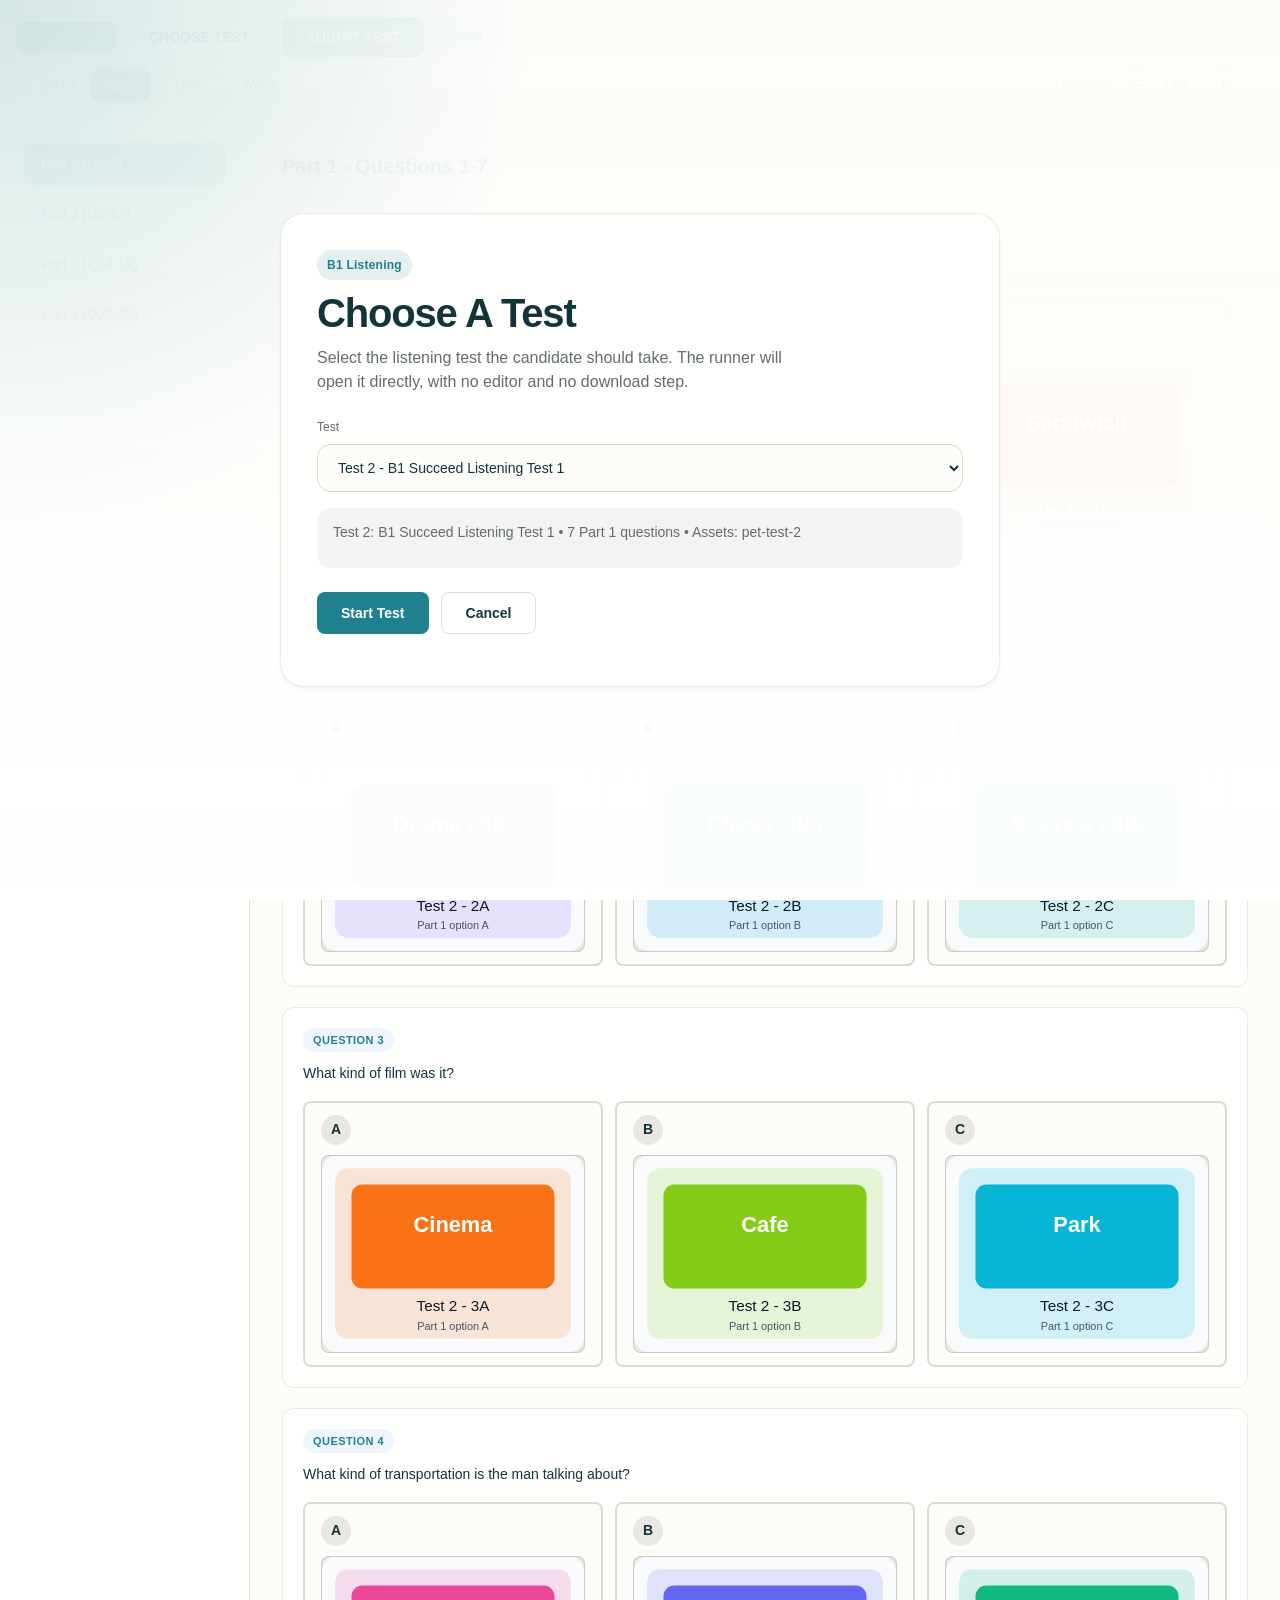
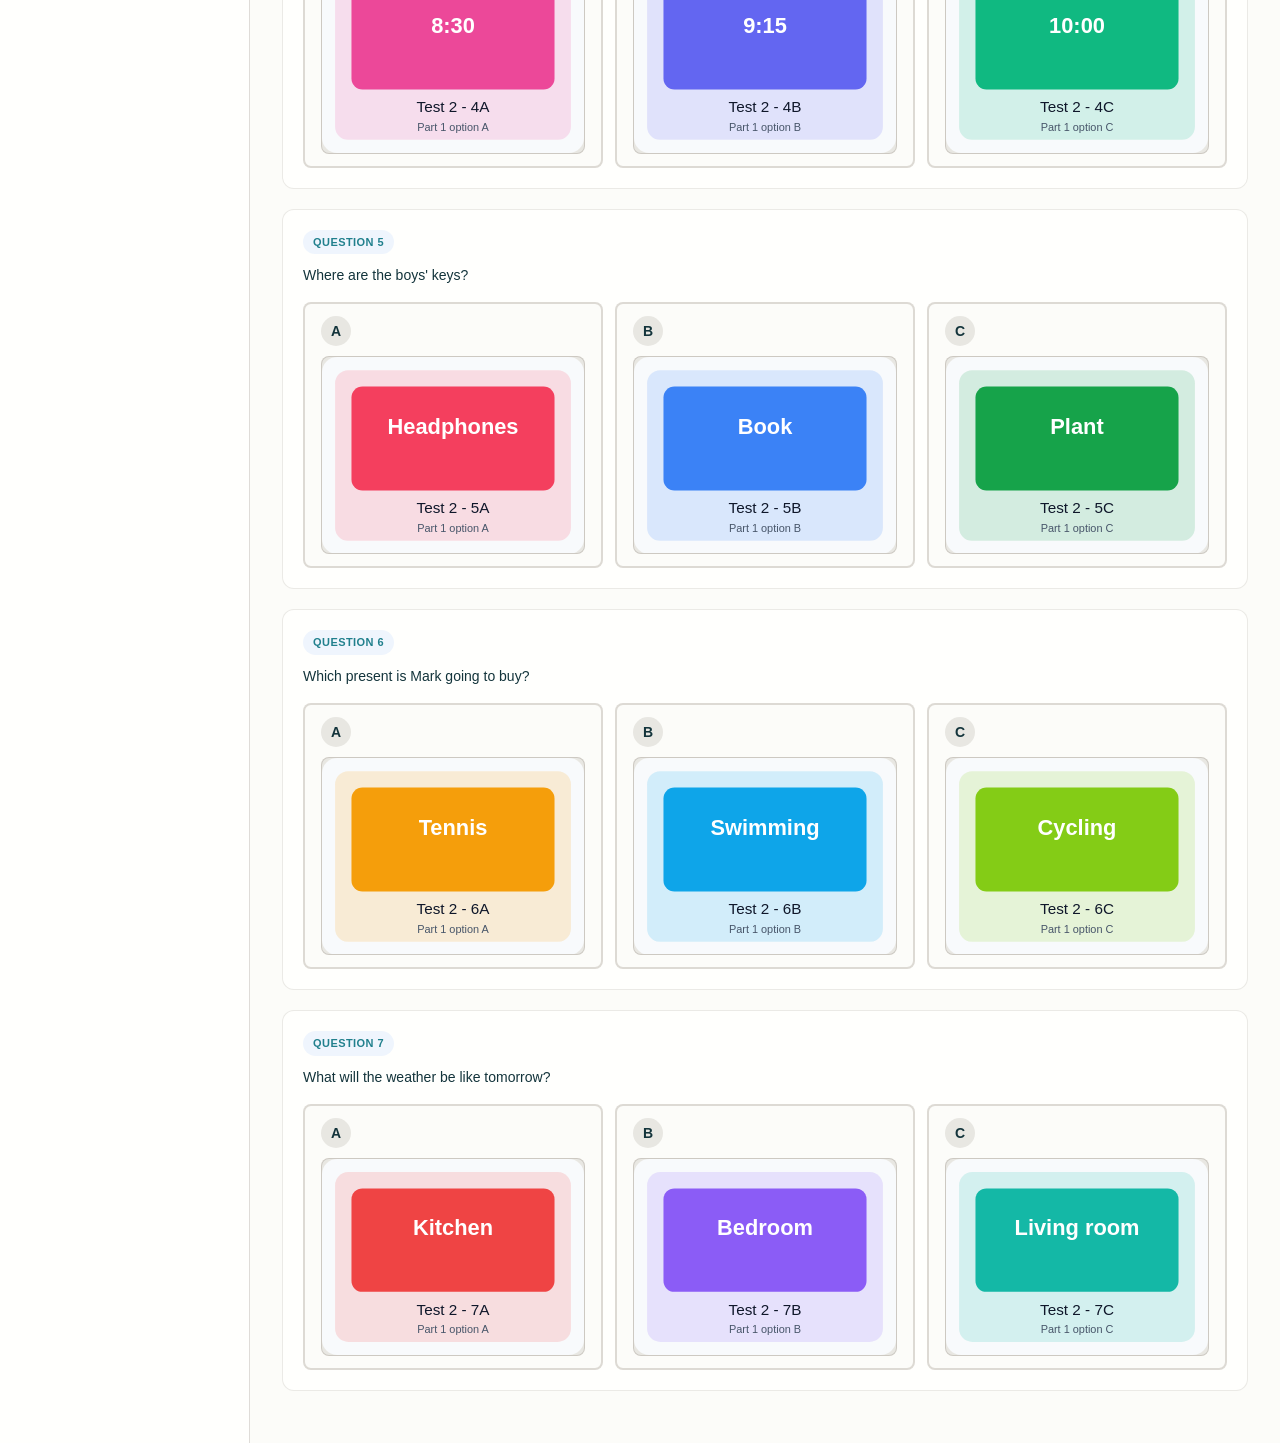
<file: index.html>
<!DOCTYPE html>
<html lang="en">
<head>
  <meta charset="UTF-8">
  <meta name="viewport" content="width=device-width, initial-scale=1.0">
  <title>Cambridge English B1 Listening Test</title>
  <style>
    :root {
  /* Primitive Color Tokens */
  --color-white: rgba(255, 255, 255, 1);
  --color-black: rgba(0, 0, 0, 1);
  --color-cream-50: rgba(252, 252, 249, 1);
  --color-cream-100: rgba(255, 255, 253, 1);
  --color-gray-200: rgba(245, 245, 245, 1);
  --color-gray-300: rgba(167, 169, 169, 1);
  --color-gray-400: rgba(119, 124, 124, 1);
  --color-slate-500: rgba(98, 108, 113, 1);
  --color-brown-600: rgba(94, 82, 64, 1);
  --color-charcoal-700: rgba(31, 33, 33, 1);
  --color-charcoal-800: rgba(38, 40, 40, 1);
  --color-slate-900: rgba(19, 52, 59, 1);
  --color-teal-300: rgba(50, 184, 198, 1);
  --color-teal-400: rgba(45, 166, 178, 1);
  --color-teal-500: rgba(33, 128, 141, 1);
  --color-teal-600: rgba(29, 116, 128, 1);
  --color-teal-700: rgba(26, 104, 115, 1);
  --color-teal-800: rgba(41, 150, 161, 1);
  --color-red-400: rgba(255, 84, 89, 1);
  --color-red-500: rgba(192, 21, 47, 1);
  --color-orange-400: rgba(230, 129, 97, 1);
  --color-orange-500: rgba(168, 75, 47, 1);

  --color-brown-600-rgb: 94, 82, 64;
  --color-teal-500-rgb: 33, 128, 141;
  --color-slate-900-rgb: 19, 52, 59;
  --color-slate-500-rgb: 98, 108, 113;

  --color-bg-1: rgba(59, 130, 246, 0.08);
  --color-bg-2: rgba(245, 158, 11, 0.08);
  --color-bg-3: rgba(34, 197, 94, 0.08);
  --color-bg-4: rgba(239, 68, 68, 0.08);

  --color-background: var(--color-cream-50);
  --color-surface: var(--color-cream-100);
  --color-text: var(--color-slate-900);
  --color-text-secondary: var(--color-slate-500);
  --color-primary: var(--color-teal-500);
  --color-primary-hover: var(--color-teal-600);
  --color-primary-active: var(--color-teal-700);
  --color-secondary: rgba(var(--color-brown-600-rgb), 0.12);
  --color-secondary-hover: rgba(var(--color-brown-600-rgb), 0.2);
  --color-border: rgba(var(--color-brown-600-rgb), 0.2);
  --color-card-border: rgba(var(--color-brown-600-rgb), 0.12);

  --font-family-base: "FKGroteskNeue", "Geist", "Inter", -apple-system, BlinkMacSystemFont, "Segoe UI", Roboto, sans-serif;
  --font-size-xs: 11px;
  --font-size-sm: 12px;
  --font-size-base: 14px;
  --font-size-md: 14px;
  --font-size-lg: 16px;
  --font-size-xl: 18px;
  --font-size-2xl: 20px;
  --font-size-3xl: 24px;
  --font-weight-normal: 400;
  --font-weight-medium: 500;
  --font-weight-semibold: 550;
  --font-weight-bold: 600;
  --line-height-normal: 1.5;
  --line-height-tight: 1.2;

  --space-4: 4px;
  --space-8: 8px;
  --space-12: 12px;
  --space-16: 16px;
  --space-20: 20px;
  --space-24: 24px;
  --space-32: 32px;

  --radius-sm: 6px;
  --radius-base: 8px;
  --radius-md: 10px;
  --radius-lg: 12px;

  --shadow-sm: 0 1px 3px rgba(0, 0, 0, 0.04), 0 1px 2px rgba(0, 0, 0, 0.02);
  --shadow-md: 0 4px 6px -1px rgba(0, 0, 0, 0.04), 0 2px 4px -1px rgba(0, 0, 0, 0.02);

  --duration-fast: 150ms;
  --duration-normal: 250ms;
  --ease-standard: cubic-bezier(0.16, 1, 0.3, 1);
}

@font-face {
  font-family: 'FKGroteskNeue';
  src: url('https://r2cdn.perplexity.ai/fonts/FKGroteskNeue.woff2') format('woff2');
}

* {
  box-sizing: border-box;
  margin: 0;
  padding: 0;
}

body {
  font-family: var(--font-family-base);
  font-size: var(--font-size-base);
  line-height: var(--line-height-normal);
  color: var(--color-text);
  background-color: var(--color-background);
  -webkit-font-smoothing: antialiased;
  transition: background-color var(--duration-normal) var(--ease-standard), color var(--duration-normal) var(--ease-standard);
}

.app-container {
  display: flex;
  flex-direction: column;
  min-height: 100vh;
}

/* Settings Panel */
.settings-panel {
  background-color: var(--color-surface);
  border-bottom: 1px solid var(--color-border);
  padding: var(--space-16);
  position: sticky;
  top: 0;
  z-index: 100;
  transition: background-color var(--duration-normal) var(--ease-standard);
}
  .settings-panel.collapsed {
    padding: 6px 8px;
    height: auto;
  }
  .settings-panel .settings-bar {
    display: flex;
    justify-content: flex-start;
    gap: 8px;
    align-items: center;
    margin-bottom: 10px;
    flex-wrap: wrap;
  }
  .settings-panel.collapsed .settings-grid {
    display: none;
  }

.settings-grid {
  display: flex;
  flex-wrap: wrap;
  gap: var(--space-24);
  align-items: center;
  max-width: 1200px;
  margin: 0 auto;
}

.setting-group {
  display: flex;
  align-items: center;
  gap: var(--space-12);
  flex: 1;
  min-width: 200px;
}

  .setting-group.sg-font {
    margin-left: auto;
    justify-content: flex-end;
  }

  .toggle-btn.collapse {
    padding: 6px 8px;
    font-size: 14px;
  }

.setting-label {
  font-weight: var(--font-weight-medium);
  font-size: var(--font-size-sm);
  color: var(--color-text-secondary);
  white-space: nowrap;
}

.toggle-btn {
  padding: var(--space-8) var(--space-16);
  background-color: var(--color-primary);
  color: var(--color-white);
  border: none;
  border-radius: var(--radius-base);
  font-size: var(--font-size-sm);
  font-weight: var(--font-weight-medium);
  cursor: pointer;
  transition: background-color var(--duration-fast) var(--ease-standard);
  min-width: 100px;
}

.toggle-btn:hover {
  background-color: var(--color-primary-hover);
}

.toggle-btn.inactive {
  background-color: var(--color-secondary);
  color: var(--color-text);
}

.font-size-control {
  display: flex;
  align-items: center;
  gap: var(--space-8);
}

.font-step-btn {
  width: 34px;
  height: 34px;
  display: inline-flex;
  align-items: center;
  justify-content: center;
  border-radius: 999px;
  border: 1px solid var(--color-border);
  background: var(--color-surface);
  color: var(--color-text);
  cursor: pointer;
  font-size: 18px;
  line-height: 1;
}

.font-step-btn:hover {
  background: var(--color-primary);
  color: var(--color-white);
  border-color: var(--color-primary);
}

.font-value {
  font-size: var(--font-size-sm);
  color: var(--color-text-secondary);
  min-width: 35px;
}

.color-scheme-buttons {
  display: flex;
  gap: var(--space-8);
}

.color-btn {
  padding: var(--space-8) var(--space-16);
  background-color: var(--color-secondary);
  color: var(--color-text);
  border: 1px solid var(--color-border);
  border-radius: var(--radius-base);
  font-size: var(--font-size-sm);
  font-weight: var(--font-weight-medium);
  cursor: pointer;
  transition: all var(--duration-fast) var(--ease-standard);
  white-space: nowrap;
}

.color-btn:hover {
  background-color: var(--color-secondary-hover);
}

.color-btn.active {
  background-color: var(--color-primary);
  color: var(--color-white);
  border-color: var(--color-primary);
}

/* Main Layout */
.main-layout {
  display: flex;
  flex: 1;
  max-width: 1400px;
  margin: 0 auto;
  width: 100%;
}

.sidebar {
  width: 250px;
  background-color: var(--color-surface);
  border-right: 1px solid var(--color-border);
  padding: var(--space-24);
  overflow-y: auto;
  transition: transform var(--duration-normal) var(--ease-standard), background-color var(--duration-normal) var(--ease-standard);
  flex-shrink: 0;
}

.mobile-menu-btn {
  display: none;
  position: fixed;
  bottom: var(--space-24);
  right: var(--space-24);
  width: 56px;
  height: 56px;
  background-color: var(--color-primary);
  color: var(--color-white);
  border: none;
  border-radius: 50%;
  font-size: var(--font-size-2xl);
  cursor: pointer;
  box-shadow: var(--shadow-md);
  z-index: 60;
}

.part-nav {
  list-style: none;
}

.part-nav-item {
  margin-bottom: var(--space-8);
}

.part-nav-link {
  display: block;
  padding: var(--space-12) var(--space-16);
  background-color: transparent;
  color: var(--color-text);
  border: 1px solid transparent;
  border-radius: var(--radius-base);
  font-size: var(--font-size-base);
  cursor: pointer;
  transition: all var(--duration-fast) var(--ease-standard);
  text-align: left;
  width: 100%;
}

.part-nav-link:hover {
  background-color: var(--color-secondary);
}

.part-nav-link.active {
  background-color: var(--color-primary);
  color: var(--color-white);
}

.content-area {
  flex: 1;
  padding: var(--space-32);
  overflow-y: auto;
}

/* Landing Screen */
.landing-screen {
  max-width: 600px;
  margin: 0 auto;
  text-align: center;
}

.landing-screen h1 {
  font-size: var(--font-size-3xl);
  margin-bottom: var(--space-16);
  color: var(--color-text);
}

.landing-screen p {
  font-size: var(--font-size-lg);
  color: var(--color-text-secondary);
  margin-bottom: var(--space-32);
}

.image-upload-section {
  background-color: var(--color-surface);
  border: 2px dashed var(--color-border);
  border-radius: var(--radius-lg);
  padding: var(--space-32);
  margin-bottom: var(--space-32);
}

.image-upload-section h2 {
  font-size: var(--font-size-xl);
  margin-bottom: var(--space-16);
  color: var(--color-text);
}

.image-preview-container {
  display: flex;
  gap: var(--space-16);
  justify-content: center;
  flex-wrap: wrap;
  margin-top: var(--space-24);
}

.image-preview-box {
  position: relative;
  width: 150px;
  text-align: center;
}

.image-preview-box img {
  width: 150px;
  height: 150px;
  object-fit: cover;
  border-radius: var(--radius-base);
  border: 2px solid var(--color-border);
}

.reorder-buttons {
  display: flex;
  justify-content: center;
  gap: var(--space-8);
  margin-top: var(--space-8);
}

.reorder-btn {
  padding: var(--space-4) var(--space-12);
  background-color: var(--color-secondary);
  color: var(--color-text);
  border: 1px solid var(--color-border);
  border-radius: var(--radius-sm);
  font-size: var(--font-size-sm);
  cursor: pointer;
  transition: background-color var(--duration-fast) var(--ease-standard);
}

.reorder-btn:hover {
  background-color: var(--color-secondary-hover);
}

.reorder-btn:disabled {
  opacity: 0.5;
  cursor: not-allowed;
}

.timer-display {
  font-size: var(--font-size-2xl);
  font-weight: var(--font-weight-bold);
  color: var(--color-primary);
  padding: var(--space-8) var(--space-16);
  background-color: var(--color-bg-1);
  border-radius: var(--radius-base);
  border: 2px solid var(--color-border);
}

.timer-display.warning {
  color: var(--color-red-500);
  animation: pulse 1s infinite;
}

@keyframes pulse {
  0%, 100% { opacity: 1; }
  50% { opacity: 0.7; }
}

.submit-btn {
  padding: var(--space-12) var(--space-24);
  background-color: var(--color-primary);
  color: var(--color-white);
  border: none;
  border-radius: var(--radius-base);
  font-size: var(--font-size-base);
  font-weight: var(--font-weight-semibold);
  cursor: pointer;
  transition: background-color var(--duration-fast) var(--ease-standard);
}

.submit-btn:hover {
  background-color: var(--color-primary-hover);
}

.submit-btn.highlight {
  animation: pulse 1s infinite;
  background-color: var(--color-red-500);
}

.upload-instruction {
  color: var(--color-text-secondary);
  margin-bottom: var(--space-16);
}

.image-upload-input {
  display: block;
  margin: 0 auto var(--space-16);
  padding: var(--space-8);
  font-size: var(--font-size-sm);
}

.uploaded-images {
  display: flex;
  gap: var(--space-16);
  justify-content: center;
  flex-wrap: wrap;
  margin-top: var(--space-16);
}

.uploaded-image {
  width: 120px;
  height: 120px;
  object-fit: cover;
  border-radius: var(--radius-base);
  border: 2px solid var(--color-border);
}

.start-test-btn {
  padding: var(--space-16) var(--space-32);
  background-color: var(--color-primary);
  color: var(--color-white);
  border: none;
  border-radius: var(--radius-base);
  font-size: var(--font-size-lg);
  font-weight: var(--font-weight-semibold);
  cursor: pointer;
  transition: background-color var(--duration-fast) var(--ease-standard);
}

.start-test-btn:hover {
  background-color: var(--color-primary-hover);
}

.start-test-btn:disabled {
  opacity: 0.5;
  cursor: not-allowed;
}

.test-chooser-overlay {
  position: fixed;
  inset: 0;
  z-index: 200;
  display: flex;
  align-items: center;
  justify-content: center;
  padding: var(--space-24);
  background:
    radial-gradient(circle at top left, rgba(33, 128, 141, 0.18), transparent 34%),
    linear-gradient(180deg, rgba(252, 252, 249, 0.96), rgba(255, 255, 253, 0.98));
}

.test-chooser-overlay.hidden {
  display: none;
}

.test-chooser-card {
  width: min(720px, 100%);
  background: var(--color-surface);
  border: 1px solid var(--color-card-border);
  border-radius: 24px;
  box-shadow: var(--shadow-md);
  padding: clamp(24px, 4vw, 36px);
}

.test-chooser-header {
  display: grid;
  gap: var(--space-12);
  margin-bottom: var(--space-24);
}

.test-chooser-eyebrow {
  display: inline-flex;
  align-items: center;
  width: fit-content;
  padding: 6px 10px;
  border-radius: 999px;
  background: rgba(var(--color-teal-500-rgb), 0.12);
  color: var(--color-primary);
  font-size: var(--font-size-sm);
  font-weight: var(--font-weight-semibold);
  letter-spacing: 0.02em;
}

.test-chooser-title {
  font-size: clamp(28px, 4vw, 40px);
  line-height: 1.05;
  letter-spacing: -0.03em;
}

.test-chooser-copy {
  max-width: 56ch;
  color: var(--color-text-secondary);
  font-size: var(--font-size-lg);
}

.test-chooser-fields {
  display: grid;
  gap: var(--space-16);
}

.test-chooser-label {
  display: grid;
  gap: var(--space-8);
  font-size: var(--font-size-sm);
  font-weight: var(--font-weight-medium);
  color: var(--color-text-secondary);
}

.test-chooser-select {
  width: 100%;
  padding: 14px 16px;
  border-radius: 14px;
  border: 1px solid var(--color-border);
  background: var(--color-background);
  color: var(--color-text);
  font-size: var(--font-size-base);
}

.test-chooser-meta {
  min-height: 60px;
  padding: 14px 16px;
  border-radius: 14px;
  background: rgba(var(--color-slate-500-rgb), 0.08);
  color: var(--color-text-secondary);
}

.test-chooser-actions {
  display: flex;
  gap: var(--space-12);
  margin-top: var(--space-24);
  flex-wrap: wrap;
}

.test-chooser-secondary {
  background: transparent;
  color: var(--color-text);
  border: 1px solid var(--color-border);
}

.test-chooser-secondary:hover {
  background: var(--color-secondary);
}

.test-chooser-status {
  margin-top: var(--space-16);
  color: var(--color-text-secondary);
  font-size: var(--font-size-sm);
}

/* Part Content */
.part-content {
  max-width: 1200px;
}

/* Parts 1-3: Side-by-side layout for text and questions */
.part-content-wrapper {
  display: grid;
  grid-template-columns: 1fr 1fr;
  gap: var(--space-24);
  margin-bottom: var(--space-24);
}

/* When text is hidden, make the questions take full width */
.part-content-wrapper.text-hidden {
  grid-template-columns: 1fr;
}

/* Part 4 passage: keep visible while scrolling questions */
.part4-text {
  position: sticky;
  top: 80px; /* default, overridden by JS to match settings panel height */
  align-self: start;
  max-height: calc(100vh - 120px);
  overflow-y: auto;
  padding-right: var(--space-8);
}
/* On small screens we keep sticky but JS will compute the correct `top` so it doesn't sit under the top bar. */

.text-area {
  padding: var(--space-16);
  border-right: 1px solid var(--color-border);
  max-height: 70vh;
  overflow-y: auto;
}

.text-area.hidden {
  display: none;
}

.questions-area {
  overflow-y: auto;
  max-height: 70vh;
}

@media (max-width: 768px) {
  .part-content-wrapper {
    grid-template-columns: 1fr;
  }
  
  .text-area {
    border-right: none;
    border-bottom: 1px solid var(--color-border);
    max-height: 50vh;
  }
}

.part-title {
  font-size: var(--font-size-2xl);
  margin-bottom: var(--space-24);
  color: var(--color-text);
}

.passage {
  background-color: var(--color-surface);
  padding: var(--space-24);
  border-radius: var(--radius-lg);
  border: 1px solid var(--color-card-border);
  margin-bottom: var(--space-24);
  line-height: 1.8;
  transition: background-color var(--duration-normal) var(--ease-standard);
}

.passage p {
  margin: 0 0 0.5em 0;
}

.passage p:last-child {
  margin-bottom: 0;
}

.passage.hidden {
  display: none;
}

/* Part 2: tabbed passage panels */
.passage-tabs {
  display: flex;
  flex-direction: column;
  gap: var(--space-12);
}
.tab-buttons {
  display: flex;
  gap: var(--space-8);
}
.tab-button {
  padding: 8px 12px;
  background: transparent;
  border: 1px solid var(--color-border);
  border-radius: var(--radius-sm);
  cursor: pointer;
  font-weight: var(--font-weight-medium);
}
.tab-button.active {
  background: var(--color-primary);
  color: var(--color-white);
  border-color: var(--color-primary);
}
.passage-panel {
  background: var(--color-surface);
  padding: var(--space-16);
  border-radius: var(--radius-md);
  border: 1px solid var(--color-card-border);
  overflow: auto;
  max-height: 46vh;
}
@media (max-width: 768px) {
  .passage-panel { max-height: 28vh; }
}

.passage-title {
  font-size: var(--font-size-xl);
  font-weight: var(--font-weight-semibold);
  margin-bottom: var(--space-16);
  color: var(--color-text);
}

.question-block {
  background-color: var(--color-surface);
  padding: var(--space-20);
  border-radius: var(--radius-lg);
  border: 1px solid var(--color-card-border);
  margin-bottom: var(--space-20);
  transition: background-color var(--duration-normal) var(--ease-standard);
}

.question-badge {
  display: inline-flex;
  align-items: center;
  padding: 4px 10px;
  margin-bottom: 10px;
  border-radius: 999px;
  background: var(--color-bg-1);
  color: var(--color-primary);
  font-size: var(--font-size-xs);
  font-weight: var(--font-weight-semibold);
  letter-spacing: 0.04em;
  text-transform: uppercase;
}

.question-text {
  font-weight: var(--font-weight-medium);
  margin-bottom: var(--space-16);
  color: var(--color-text);
  line-height: 1.6;
}

.options {
  display: flex;
  flex-direction: column;
  gap: var(--space-12);
}

.option-label {
  display: flex;
  align-items: flex-start;
  padding: var(--space-12) var(--space-16);
  background-color: var(--color-background);
  border: 2px solid var(--color-border);
  border-radius: var(--radius-base);
  cursor: pointer;
  transition: all var(--duration-fast) var(--ease-standard);
  min-height: 44px;
}

.options:not(.choice-grid) .option-label {
  align-items: center;
}

.option-label:hover {
  border-color: var(--color-primary);
  background-color: var(--color-bg-1);
}

.option-label.selected {
  border-color: var(--color-primary);
  background-color: var(--color-bg-1);
}

.option-radio {
  margin-right: var(--space-12);
  margin-top: 2px;
  width: 18px;
  height: 18px;
  flex-shrink: 0;
  cursor: pointer;
}

.options:not(.choice-grid) .option-radio {
  margin-top: 0;
}

.option-text {
  flex: 1;
  line-height: 1.5;
}

.options:not(.choice-grid) .option-text {
  display: flex;
  align-items: center;
}

.options.choice-grid {
  display: grid;
  grid-template-columns: repeat(auto-fit, minmax(180px, 1fr));
  gap: var(--space-12);
}

.option-label.choice-card {
  flex-direction: column;
  align-items: stretch;
  gap: var(--space-8);
  min-height: 100%;
}

.option-label.choice-card .option-radio {
  position: absolute;
  opacity: 0;
  pointer-events: none;
}

.option-chip {
  display: inline-flex;
  align-items: center;
  justify-content: center;
  width: 30px;
  height: 30px;
  border-radius: 999px;
  background: var(--color-secondary);
  color: var(--color-text);
  font-weight: var(--font-weight-semibold);
  flex-shrink: 0;
}

.option-label.choice-card .option-chip {
  margin-bottom: 2px;
}

.option-label.part2-option .option-chip,
.option-label.part4-option .option-chip {
  margin-right: 6px;
}

.option-media {
  width: 100%;
  aspect-ratio: 4 / 3;
  border-radius: var(--radius-base);
  overflow: hidden;
  background: var(--color-secondary);
  border: 1px solid var(--color-border);
}

.option-media img {
  display: block;
  width: 100%;
  height: 100%;
  object-fit: cover;
}

.option-label.choice-card.selected .option-chip,
.option-label.choice-card:hover .option-chip {
  background: var(--color-primary);
  color: var(--color-white);
}

.option-label.choice-card.selected .option-media,
.option-label.choice-card:hover .option-media {
  border-color: var(--color-primary);
}

/* Part 4 Layout */
.part4-grid {
  display: grid;
  grid-template-columns: 1fr;
  gap: var(--space-24);
}

/* Part 5 - Fill Gaps */
.gap-text {
  background-color: var(--color-surface);
  padding: var(--space-24);
  border-radius: var(--radius-lg);
  border: 1px solid var(--color-card-border);
  line-height: 2;
  font-size: var(--font-size-base);
}

.gap-text .gap-line {
  display: flex;
  flex-wrap: wrap;
  align-items: center;
  gap: 8px;
  margin-bottom: 22px;
}

.gap-input-wrapper {
  display: inline-block;
  position: relative;
  margin: 0 var(--space-4);
}

.gap-input-wrapper--compact {
  margin-left: 0;
}

.gap-inline-prefix,
.gap-inline-suffix {
  white-space: nowrap;
}

.gap-number {
  display: inline-block;
  font-weight: var(--font-weight-bold);
  color: var(--color-primary);
  cursor: pointer;
  padding: var(--space-4) var(--space-8);
  background-color: var(--color-bg-1);
  border-radius: var(--radius-sm);
  min-width: 80px;
  text-align: center;
  border: 2px solid transparent;
  transition: border-color var(--duration-fast) var(--ease-standard);
}

.gap-number:hover {
  border-color: var(--color-primary);
}

.gap-input {
  display: inline-block;
  padding: var(--space-4) var(--space-8);
  border: 2px solid var(--color-primary);
  border-radius: var(--radius-sm);
  font-size: var(--font-size-base);
  font-family: var(--font-family-base);
  min-width: 100px;
  background-color: var(--color-surface);
  color: var(--color-text);
}

body.dark-mode .gap-input,
body.dark-mode .writing-textarea {
  background-color: rgba(60, 60, 60, 1);
  color: var(--color-gray-200);
  border-color: rgba(119, 124, 124, 0.5);
}

body.warm-mode .gap-input,
body.warm-mode .writing-textarea {
  background-color: rgba(60, 60, 60, 1);
  color: #FFFF00;
  border-color: rgba(255, 255, 0, 0.3);
}

.gap-input.error {
  border-color: var(--color-red-500);
}

.error-message {
  display: block;
  color: var(--color-red-500);
  font-size: var(--font-size-xs);
  margin-top: var(--space-4);
  font-weight: var(--font-weight-medium);
}

/* Writing Parts */
.writing-section {
  background-color: var(--color-surface);
  padding: var(--space-24);
  border-radius: var(--radius-lg);
  border: 1px solid var(--color-card-border);
}

.writing-prompt {
  margin-bottom: var(--space-24);
  line-height: 1.8;
  color: var(--color-text);
}

.writing-textarea {
  width: 100%;
  min-height: 200px;
  padding: var(--space-16);
  border: 2px solid var(--color-border);
  border-radius: var(--radius-base);
  font-family: var(--font-family-base);
  font-size: var(--font-size-base);
  line-height: 1.6;
  resize: vertical;
  background-color: var(--color-background);
  color: var(--color-text);
  transition: border-color var(--duration-fast) var(--ease-standard);
}

.writing-textarea:focus {
  outline: none;
  border-color: var(--color-primary);
}

.word-count {
  margin-top: var(--space-12);
  font-size: var(--font-size-sm);
  color: var(--color-text-secondary);
  font-weight: var(--font-weight-medium);
}

/* Part 7 Images */
.image-carousel {
  display: flex;
  gap: var(--space-16);
  margin-bottom: var(--space-24);
  overflow-x: auto;
  padding: var(--space-8);
}

.story-image {
  width: 200px;
  height: 200px;
  object-fit: contain; /* show full image without cropping */
  object-position: center;
  border-radius: 0; /* square images */
  border: 2px solid var(--color-border);
  background-color: var(--color-background);
  flex-shrink: 0;
}

/* Color Scheme Variations */
body.dark-mode {
  --color-background: var(--color-charcoal-700);
  --color-surface: var(--color-charcoal-800);
  --color-text: var(--color-gray-200);
  --color-text-secondary: rgba(167, 169, 169, 0.7);
  --color-border: rgba(119, 124, 124, 0.3);
  --color-card-border: rgba(119, 124, 124, 0.2);
}

body.warm-mode {
  --color-background: var(--color-charcoal-700);
  --color-surface: var(--color-charcoal-800);
  --color-text: #FFFF00;
  --color-text-secondary: rgba(255, 255, 0, 0.7);
  --color-border: rgba(255, 255, 0, 0.3);
  --color-card-border: rgba(255, 255, 0, 0.2);
}

/* Responsive Design */
@media (max-width: 768px) {
  .settings-grid {
    display: grid;
    grid-template-columns: repeat(2, minmax(0, 1fr));
    grid-template-areas:
      "color font";
    gap: 8px;
    align-items: center;
  }

  .setting-group {
    width: 100%;
    min-width: 0;
    gap: 6px;
  }

  .setting-group.sg-color {
    grid-area: color;
  }

  .setting-group.sg-font {
    grid-area: font;
    justify-self: end;
  }

  .color-scheme-buttons {
    flex-wrap: wrap;
  }

  .sidebar {
    position: fixed;
    left: 0;
    top: 80px;
    height: calc(100vh - 80px);
    transform: translateX(-100%);
    z-index: 50;
  }

  .sidebar.mobile-hidden {
    transform: translateX(-100%);
  }

  .sidebar.mobile-visible {
    transform: translateX(0);
  }

  .mobile-menu-btn {
    display: block;
  }

  .content-area {
    padding: var(--space-16);
  }

  .part4-grid {
    grid-template-columns: 1fr;
  }

  .image-carousel {
    flex-direction: column;
  }

  .story-image {
    width: 100%;
    max-width: 300px;
  }
}

@media (max-width: 900px) and (orientation: landscape) {
  .settings-grid {
    display: flex;
    flex-wrap: nowrap;
    justify-content: flex-start;
    gap: 8px;
    overflow-x: auto;
    -webkit-overflow-scrolling: touch;
  }

  .setting-group {
    min-width: auto;
    flex: 0 0 auto;
  }

  .setting-label {
    display: none;
  }

  .font-value {
    white-space: nowrap;
  }
}

@media (max-width: 480px) {
  .settings-panel {
    padding: 4px 6px; /* further reduce vertical padding for smaller top bar */
    --small-settings-padding: 6px;
  }

  .part-title {
    font-size: var(--font-size-xl);
  }

  .color-btn {
    padding: var(--space-8) var(--space-12);
    font-size: var(--font-size-xs);
  }

  .setting-label { display: none; }

  .settings-grid {
    gap: 6px;
  }

  .setting-group {
    min-width: 0;
    gap: 6px;
  }

  .toggle-btn, .submit-btn, .color-btn, .start-test-btn, .font-step-btn {
    padding: 6px 10px;
    font-size: 13px;
    min-width: 64px;
  }

  .test-chooser-actions {
    flex-direction: column;
  }

  .test-chooser-actions .submit-btn {
    width: 100%;
  }

  .timer-display {
    padding: 4px 8px;
    font-size: 14px;
  }
  .setting-group.sg-color {
    grid-area: color;
  }
  .setting-group.sg-font {
    grid-area: font;
    justify-self: end;
  }
}

/* Autosave status badge */
.autosave-status {
  font-size: 12px;
  padding: 6px 8px;
  border-radius: 6px;
  display: inline-block;
  opacity: 0.95;
}
.autosave-status.ok {
  background: rgba(34,197,94,0.12);
  color: var(--color-primary);
  border: 1px solid rgba(33,128,141,0.12);
}
.autosave-status.error {
  background: rgba(255,84,89,0.08);
  color: var(--color-red-500);
  border: 1px solid rgba(192,21,47,0.12);
}
  </style>
</head>
<body>
  <div class="app-container">
    <!-- Settings Panel -->
    <div class="settings-panel" id="settingsPanel" style="display: block;">
      <div class="settings-bar" id="settingsBar">
        <button id="settingsToggleBtn" class="toggle-btn" onclick="toggleSettingsPanel()">☰</button>
        <button class="submit-btn test-chooser-secondary" id="chooseTestBtn" onclick="openTestChooser()">CHOOSE TEST</button>
        <button class="submit-btn" id="submitBtn" onclick="submitTest()">SUBMIT TEST</button>
        <div id="autosaveStatus" style="margin-left:8px; display:inline-block;"></div>
      </div>
      <div class="settings-grid">
        <div class="setting-group sg-color">
          <span class="setting-label">Colour:</span>
          <div class="color-scheme-buttons">
            <button class="color-btn active" data-scheme="light" onclick="changeColorScheme('light')">Light</button>
            <button class="color-btn" data-scheme="dark" onclick="changeColorScheme('dark')">Dark</button>
            <button class="color-btn" data-scheme="warm" onclick="changeColorScheme('warm')">Warm</button>
          </div>
        </div>
        <div class="setting-group sg-font">
          <span class="setting-label">Font Size:</span>
          <div class="font-size-control">
            <button type="button" class="font-step-btn" id="fontDecreaseBtn" onclick="decreaseFontSize()" aria-label="Decrease text size">−</button>
            <span class="font-value" id="fontValue">14px</span>
            <button type="button" class="font-step-btn" id="fontIncreaseBtn" onclick="increaseFontSize()" aria-label="Increase text size">+</button>
          </div>
        </div>
      </div>
    </div>

    <div class="test-chooser-overlay" id="testChooserOverlay" aria-hidden="true">
      <div class="test-chooser-card">
        <div class="test-chooser-header">
          <span class="test-chooser-eyebrow">B1 Listening</span>
          <h1 class="test-chooser-title">Choose A Test</h1>
          <p class="test-chooser-copy">Select the listening test the candidate should take. The runner will open it directly, with no editor and no download step.</p>
        </div>
        <div class="test-chooser-fields">
          <label class="test-chooser-label" for="testChooserSelect">
            Test
            <select id="testChooserSelect" class="test-chooser-select">
              <option value="">Loading tests...</option>
            </select>
          </label>
          <div class="test-chooser-meta" id="testChooserMeta">Loading available tests...</div>
        </div>
        <div class="test-chooser-actions">
          <button class="submit-btn" id="startSelectedTestBtn" onclick="startSelectedTest()" disabled>Start Test</button>
          <button class="submit-btn test-chooser-secondary" id="closeTestChooserBtn" onclick="closeTestChooser()">Cancel</button>
        </div>
        <div class="test-chooser-status" id="testChooserStatus"></div>
      </div>
    </div>

    <div class="main-layout">
      <!-- Sidebar Navigation -->
      <aside class="sidebar" id="sidebar">
        <ul class="part-nav">
          <li class="part-nav-item">
            <button class="part-nav-link" onclick="showPart(1)">Part 1 (Q1-7)</button>
          </li>
          <li class="part-nav-item">
            <button class="part-nav-link" onclick="showPart(2)">Part 2 (Q8-13)</button>
          </li>
          <li class="part-nav-item">
            <button class="part-nav-link" onclick="showPart(3)">Part 3 (Q14-19)</button>
          </li>
          <li class="part-nav-item">
            <button class="part-nav-link" onclick="showPart(4)">Part 4 (Q20-25)</button>
          </li>
        </ul>
      </aside>

      <!-- Mobile Menu Button -->
      <button class="mobile-menu-btn" id="mobileMenuBtn" onclick="toggleMobileMenu()">☰</button>

      <!-- Content Area -->
      <main class="content-area" id="contentArea">
        <!-- Test Parts -->
          <div id="testContent" style="display: block;"></div>
          <!-- Hidden container for uploaded image previews (kept for legacy handlers) -->
          <div id="uploadedImages" style="display:none"></div>
      </main>
    </div>
  </div>

    <!-- (mobile floating slider removed; slider is in top bar) -->

  <script>
    // Application State
    const state = {
      currentPart: 1,
      fontSize: 14,
      colorScheme: 'light',
      uploadedImages: [],
      settingsCollapsed: false,
      answers: {
        part1: {},
        part2: {},
        part3: {},
        part4: {},
        part5: {}
      }
    };

    // Persistence helpers (save minimal state to localStorage)
    const STORAGE_KEY = 'ket_mock_test_v1';
    let listeningTestCatalog = [];
    let chooserInitialized = false;

    function saveState() {
      try {
        const toSave = {
          currentPart: state.currentPart,
          fontSize: state.fontSize,
          colorScheme: state.colorScheme,
          uploadedImages: state.uploadedImages, // contains dataUrl and order
          // store remaining answers
          answers: state.answers,
          candidateName: state.candidateName || null,
          settingsCollapsed: state.settingsCollapsed || false
        };
        // persist part2 active tab if present
        if (typeof state.part2ActiveTab === 'number') toSave.part2ActiveTab = state.part2ActiveTab;
        localStorage.setItem(STORAGE_KEY, JSON.stringify(toSave));
        showAutosaveStatus('Saved', 'ok');
      } catch (e) {
        console.warn('Could not save state to localStorage', e);
        showAutosaveStatus('Save failed', 'error');
      }
    }

    function loadState() {
      try {
        const raw = localStorage.getItem(STORAGE_KEY);
        if (!raw) return false;
        const loaded = JSON.parse(raw);
        // restore fields if present
        if (loaded.currentPart) state.currentPart = Math.min(4, Math.max(1, Number(loaded.currentPart) || 1));
        if (loaded.fontSize) state.fontSize = loaded.fontSize;
        if (loaded.colorScheme) state.colorScheme = loaded.colorScheme;
        if (Array.isArray(loaded.uploadedImages) && loaded.uploadedImages.length > 0) state.uploadedImages = loaded.uploadedImages;
        if (loaded.answers) state.answers = loaded.answers;
        if (loaded.candidateName) state.candidateName = loaded.candidateName;
        if (typeof loaded.settingsCollapsed === 'boolean') state.settingsCollapsed = loaded.settingsCollapsed;
        if (typeof loaded.part2ActiveTab === 'number') state.part2ActiveTab = loaded.part2ActiveTab;

        return true;
      } catch (e) {
        console.warn('Could not load saved state', e);
        return false;
      }
    }

    function clearSavedState() {
      localStorage.removeItem(STORAGE_KEY);
      alert('Saved answers cleared locally. The page will reload.');
      location.reload();
    }

    // Autosave status UI helper
    let _autosaveTimer = null;
    function showAutosaveStatus(message, type) {
      try {
        const el = document.getElementById('autosaveStatus');
        if (!el) return;
        el.textContent = message;
        el.className = 'autosave-status ' + (type === 'error' ? 'error' : 'ok');
        el.style.display = 'inline-block';
        if (_autosaveTimer) clearTimeout(_autosaveTimer);
        // Keep 'Restored' visible longer
        const timeout = message.toLowerCase().includes('restor') ? 6000 : 2500;
        _autosaveTimer = setTimeout(() => {
          el.style.display = 'none';
        }, timeout);
      } catch (e) {
        /* ignore */
      }
    }

    function createListeningTestMeta(meta = {}) {
      const testId = String(meta.testId || meta.id || meta.slug || meta.assetSlug || 'legacy').trim() || 'legacy';
      const assetSlug = String(meta.assetSlug || meta.testSlug || meta.slug || meta.testId || '').trim();
      const part1AssetBase = String(meta.part1AssetBase || '').trim();
      return {
        testId,
        assetSlug,
        part1AssetBase
      };
    }

    let activeListeningTestMeta = createListeningTestMeta({ testId: 'legacy', assetSlug: 'legacy' });

    function getPart1AssetBase(meta = activeListeningTestMeta) {
      const explicitBase = String(meta && meta.part1AssetBase ? meta.part1AssetBase : '').trim().replace(/\/+$/, '');
      if (explicitBase) return explicitBase;
      const slug = String(meta && meta.assetSlug ? meta.assetSlug : '').trim();
      if (slug && slug !== 'legacy') return `src/assets/listening/${slug}/part1`;
      return 'src/assets/listening/part1';
    }

    function resolveListeningImagePath(imagePath, partKey = 'part1', meta = activeListeningTestMeta) {
      const raw = String(imagePath == null ? '' : imagePath).trim();
      if (!raw) return '';
      if (partKey !== 'part1') return raw;
      if (/^(?:data:|blob:|https?:|file:)/i.test(raw)) return raw;
      if (/^(?:\/|\.\/|\.\.\/|src\/)/.test(raw)) return raw;
      return `${getPart1AssetBase(meta)}/${raw.replace(/^\/+/, '')}`;
    }

    function normalizeListeningOption(option, index, context = {}) {
      const partKey = context.partKey || 'part1';
      const label = String.fromCharCode(65 + index);
      if (option == null) {
        return { label, text: '', image: '', alt: '' };
      }
      if (typeof option === 'string') {
        return { label, text: option, image: '', alt: '' };
      }
      if (typeof option === 'object') {
        const rawImage = option.image ?? option.src ?? option.url ?? '';
        return {
          label: option.label || label,
          text: option.text ?? option.value ?? option.caption ?? '',
          image: partKey === 'part1' ? resolveListeningImagePath(rawImage, partKey, context.meta) : '',
          alt: option.alt ?? option.imageAlt ?? option.label ?? ''
        };
      }
      return { label, text: String(option), image: '', alt: '' };
    }

    function normalizeListeningOptions(options, context = {}) {
      if (!options) return [];
      if (Array.isArray(options)) return options.map((opt, index) => normalizeListeningOption(opt, index, context));
      if (typeof options === 'object') {
        return Object.keys(options).sort().map((key, index) => {
          const normalized = normalizeListeningOption(options[key], index, context);
          normalized.label = key;
          return normalized;
        });
      }
      return [];
    }

    function escapeHtml(value) {
      return String(value == null ? '' : value)
        .replace(/&/g, '&amp;')
        .replace(/</g, '&lt;')
        .replace(/>/g, '&gt;')
        .replace(/"/g, '&quot;')
        .replace(/'/g, '&#39;');
    }

    function makeChoiceOptions(qNum) {
      const fileMap = {
        1: { A: '1A.jpg', B: '1B.jpeg', C: '1C.jpg' },
        2: { A: '2A.jpeg', B: '2B.jpg', C: '2C.jpg' },
        3: { A: '3A.jpeg', B: '3B.jpg', C: '3C.jpg' },
        4: { A: '4A.png', B: '4B.jpg', C: '4C.jpg' },
        5: { A: '5A.jpg', B: '5B.jpeg', C: '5C.jpeg' },
        6: { A: '6A.png', B: '6B.jpg', C: '6C.jpg' },
        7: { A: '7A.jpg', B: '7B.jpg', C: '7C.jpg' }
      };
      const files = fileMap[qNum] || fileMap[1];
      return {
        A: { label: 'A', text: '', image: files.A, alt: 'Choice A' },
        B: { label: 'B', text: '', image: files.B, alt: 'Choice B' },
        C: { label: 'C', text: '', image: files.C, alt: 'Choice C' }
      };
    }

    function createDefaultListeningTestData() {
      activeListeningTestMeta = createListeningTestMeta({ testId: 'legacy', assetSlug: 'legacy' });
      const shell = createListeningShell();
      const part1Questions = {
        1: {
          question: 'Where did the boy find his mobile phone?',
          type: 'image-choice',
          options: makeChoiceOptions(1),
          correctAnswer: ''
        },
        2: {
          question: 'Which program does the girl want to watch?',
          type: 'image-choice',
          options: makeChoiceOptions(2),
          correctAnswer: ''
        },
        3: {
          question: 'Which animals did the girl enjoy seeing the most?',
          type: 'image-choice',
          options: makeChoiceOptions(3),
          correctAnswer: ''
        },
        4: {
          question: 'What will the boy look like in his school play?',
          type: 'image-choice',
          options: makeChoiceOptions(4),
          correctAnswer: ''
        },
        5: {
          question: "What’s the weather going to be like tomorrow?",
          type: 'image-choice',
          options: makeChoiceOptions(5),
          correctAnswer: ''
        },
        6: {
          question: 'Where does the girl want to meet her friend?',
          type: 'image-choice',
          options: makeChoiceOptions(6),
          correctAnswer: ''
        },
        7: {
          question: 'How much did the book cost?',
          type: 'image-choice',
          options: makeChoiceOptions(7),
          correctAnswer: ''
        }
      };

      const part2Questions = {
        8: {
          question: 'You will hear two friends talking about a music performance. The friends agree that',
          type: 'multiple-choice',
          options: {
            A: { label: 'A', text: 'the concert hall was too big.' },
            B: { label: 'B', text: 'the performance was too short.' },
            C: { label: 'C', text: 'the musicians needed more practice.' }
          },
          correctAnswer: ''
        },
        9: {
          question: 'You will hear two friends talking about a play they have seen recently. What surprised the girl about the play?',
          type: 'multiple-choice',
          options: {
            A: { label: 'A', text: 'how young the audience was' },
            B: { label: 'B', text: 'how unusual the ending was' },
            C: { label: 'C', text: 'how good the acting was' }
          },
          correctAnswer: ''
        },
        10: {
          question: 'You will hear a boy telling a friend about an art course he went on. What did the boy enjoy most about it?',
          type: 'multiple-choice',
          options: {
            A: { label: 'A', text: 'the strong focus on drawing and painting' },
            B: { label: 'B', text: "the teacher's sense of humour" },
            C: { label: 'C', text: 'the variety of practice activities' }
          },
          correctAnswer: ''
        },
        11: {
          question: 'You will hear two friends talking about getting to school. The girl thinks that walking to school with her friends',
          type: 'multiple-choice',
          options: {
            A: { label: 'A', text: 'is a good way to be sociable.' },
            B: { label: 'B', text: 'takes longer than walking alone.' },
            C: { label: 'C', text: 'causes problems for other pedestrians.' }
          },
          correctAnswer: ''
        },
        12: {
          question: 'You will hear a boy talking to a friend about his new house. How does the boy feel about it?',
          type: 'multiple-choice',
          options: {
            A: { label: 'A', text: 'pleased with its location' },
            B: { label: 'B', text: 'amazed at how big it is' },
            C: { label: 'C', text: "satisfied with how it's decorated" }
          },
          correctAnswer: ''
        },
        13: {
          question: "You will hear a girl talking about a day out with her family. Why did the girl's family choose to go to the river?",
          type: 'multiple-choice',
          options: {
            A: { label: 'A', text: 'There are many things to do.' },
            B: { label: 'B', text: "It's close to where they live." },
            C: { label: 'C', text: "It's a good place for a picnic." }
          },
          correctAnswer: ''
        }
      };

      const part3Questions = {};
      part3Questions[14] = {
        question: "The subject of this year's competition is",
        type: 'gap-fill',
        answer: ''
      };
      part3Questions[15] = {
        question: 'Photos must show some',
        type: 'gap-fill',
        answer: ''
      };
      part3Questions[16] = {
        question: 'A local',
        type: 'gap-fill',
        answer: ''
      };
      part3Questions[17] = {
        question: 'First prize is a photography',
        type: 'gap-fill',
        answer: ''
      };
      part3Questions[18] = {
        question: 'Send your entries in by',
        type: 'gap-fill',
        answer: ''
      };
      part3Questions[19] = {
        question: 'School secretary’s email address is k.',
        suffix: '@school.com',
        type: 'gap-fill',
        answer: ''
      };

      const part4Questions = {
        20: {
          question: 'You will hear an interview with a 15-year-old boy called Callum, who runs a successful book review website for teenagers. How did Callum learn about setting up a website?',
          type: 'multiple-choice',
          options: {
            A: { label: 'A', text: 'through lessons at school' },
            B: { label: 'B', text: 'by using information online' },
            C: { label: 'C', text: 'a family member taught him' }
          },
          correctAnswer: ''
        },
        21: {
          question: 'Why did Callum decide to set up a book review website?',
          type: 'multiple-choice',
          options: {
            A: { label: 'A', text: "to develop teenagers' writing skills" },
            B: { label: 'B', text: 'to encourage teenagers to read more' },
            C: { label: 'C', text: 'to create an online discussion among teenagers' }
          },
          correctAnswer: ''
        },
        22: {
          question: 'How did Callum feel when his site first went online?',
          type: 'multiple-choice',
          options: {
            A: { label: 'A', text: 'pleased with its quality' },
            B: { label: 'B', text: 'certain it would be popular' },
            C: { label: 'C', text: 'positive it would achieve its aims' }
          },
          correctAnswer: ''
        },
        23: {
          question: 'What does Callum say about a typical day?',
          type: 'multiple-choice',
          options: {
            A: { label: 'A', text: "It's usually full of variety." },
            B: { label: 'B', text: "It's always extremely busy." },
            C: { label: 'C', text: "It's impossible to predict what will happen." }
          },
          correctAnswer: ''
        },
        24: {
          question: "When Callum is eighteen he'd like to",
          type: 'multiple-choice',
          options: {
            A: { label: 'A', text: 'work for a big company.' },
            B: { label: 'B', text: 'study for a degree.' },
            C: { label: 'C', text: 'run a business.' }
          },
          correctAnswer: ''
        },
        25: {
          question: "What is Callum's new website for?",
          type: 'multiple-choice',
          options: {
            A: { label: 'A', text: 'using music to help people' },
            B: { label: 'B', text: 'presenting new music' },
            C: { label: 'C', text: 'learning how to play music' }
          },
          correctAnswer: ''
        }
      };

      shell.part1.questions = part1Questions;
      shell.part2.questions = part2Questions;
      shell.part3.questions = part3Questions;
      shell.part4.questions = part4Questions;
      return shell;
    }

    function createListeningShell() {
      return {
        part1: { title: 'Part 1 - Questions 1-7', questions: {} },
        part2: { title: 'Part 2 - Questions 8-13', questions: {} },
        part3: { title: 'Part 3 - Questions 14-19', questions: {} },
        part4: { title: 'Part 4 - Questions 20-25', questions: {} },
        part5: { title: 'Part 5 - Legacy', questions: {} }
      };
    }

    function setPartQuestions(partKey, questions, title) {
      testData[partKey] = {
        title,
        questions
      };
    }

    function applyEditorDraftToTestData(draft) {
      if (!draft || !Array.isArray(draft.questions)) return false;

      activeListeningTestMeta = createListeningTestMeta(draft.metadata || {});
      const next = createListeningShell();
      const explicit = [];

      draft.questions.forEach((q, idx) => {
        const partKey = String(q.part || 'part1');
        const normalizedDraftOptions = normalizeListeningOptions(q.options, { partKey, meta: activeListeningTestMeta });
        const entry = {
          question: q.questionText || q.text || q.question || `Question ${idx + 1}`,
          type: q.type || (partKey === 'part1'
            ? 'image-choice'
            : partKey === 'part3'
              ? 'gap-fill'
              : normalizedDraftOptions.length
                ? 'multiple-choice'
                : 'short-answer')
        };

        if (normalizedDraftOptions.length) {
          entry.options = normalizedDraftOptions.reduce((acc, option) => {
            const key = option.label || String.fromCharCode(65 + Object.keys(acc).length);
            acc[key] = partKey === 'part1'
              ? option
              : {
                  label: key,
                  text: option.text,
                  alt: option.alt
                };
            return acc;
          }, {});
        }

        if (q.correctAnswer != null) entry.correctAnswer = q.correctAnswer;
        if (q.answer != null) entry.answer = q.answer;
        if (q.suffix != null) entry.suffix = q.suffix;

        if (q.part && q.questionNumber != null) {
          const qnum = Number(q.questionNumber);
          if (!next[partKey]) {
            next[partKey] = { title: partKey, questions: {} };
          }
          next[partKey].questions[qnum] = entry;
          explicit.push(true);
        }
      });

      if (!explicit.length) {
        const qobj = {};
        draft.questions.forEach((q, idx) => {
          const normalizedDraftOptions = normalizeListeningOptions(q.options, { partKey: 'part1', meta: activeListeningTestMeta });
          const entry = {
            question: q.questionText || q.text || q.question || `Question ${idx + 1}`,
            type: q.type || (normalizedDraftOptions.length ? 'multiple-choice' : 'short-answer')
          };
          if (normalizedDraftOptions.length) {
            entry.options = normalizedDraftOptions.reduce((acc, option) => {
              acc[option.label || String.fromCharCode(65 + Object.keys(acc).length)] = option;
              return acc;
            }, {});
          }
          if (q.correctAnswer != null) entry.correctAnswer = q.correctAnswer;
          if (q.answer != null) entry.answer = q.answer;
          qobj[idx + 1] = entry;
        });
        next.part1 = {
          title: (draft.metadata && draft.metadata.component) ? `${draft.metadata.component} (Edited)` : 'Edited Test',
          questions: qobj
        };
      }

      Object.keys(next).forEach(partKey => {
        setPartQuestions(partKey, next[partKey].questions, next[partKey].title);
      });
      return true;
    }

    const DEFAULT_LISTENING_TEST_ID = 'b1-listening-test-2';
    const testData = createDefaultListeningTestData();

    function loadSelectedListeningDraft() {
      try {
        const raw = localStorage.getItem('runTestDraft');
        if (!raw) return false;
        const draft = JSON.parse(raw);
        return applyEditorDraftToTestData(draft);
      } catch (e) {
        console.warn('Could not load selected listening draft', e);
        return false;
      }
    }

    async function loadDefaultListeningTest() {
      const catalog = listeningTestCatalog.length ? listeningTestCatalog : await loadListeningTestCatalog();
      listeningTestCatalog = catalog;

      const preferredTest = catalog.find(test => String(test.testId || test.assetSlug || test.testNumber) === DEFAULT_LISTENING_TEST_ID);
      const fallbackTest = preferredTest || catalog[0];
      if (!fallbackTest) return false;

      const draft = buildListeningDraftFromCatalogTest(fallbackTest);
      const applied = applyEditorDraftToTestData(draft);
      if (!applied) return false;

      try {
        localStorage.setItem('runTestDraft', JSON.stringify(draft));
      } catch (e) {
        console.warn('Could not persist default listening test', e);
      }

      return true;
    }

    function createEmptyAnswerState() {
      return {
        part1: {},
        part2: {},
        part3: {},
        part4: {},
        part5: {}
      };
    }

    function cloneTestQuestions(questions) {
      return JSON.parse(JSON.stringify(Array.isArray(questions) ? questions : []));
    }

    function buildListeningDraftFromCatalogTest(test) {
      return {
        metadata: {
          level: 'B1 Preliminary (PET)',
          levelKey: 'b1-preliminary',
          testId: test.testId || test.assetSlug || String(test.testNumber || ''),
          assetSlug: test.assetSlug || '',
          testNumber: test.testNumber != null ? test.testNumber : '',
          testTitle: test.title || '',
          component: 'Listening',
          updatedAt: new Date().toISOString()
        },
        questions: cloneTestQuestions(test.questions)
      };
    }

    async function loadListeningTestCatalog() {
      const response = await fetch('src/data/test-data.json');
      if (!response.ok) {
        throw new Error(`Failed to load test catalog (${response.status})`);
      }
      const data = await response.json();
      const tests = Array.isArray(data && data.tests) ? data.tests : [];
      return tests.filter(test => test.levelKey === 'b1-preliminary' && test.component === 'Listening');
    }

    function getCurrentListeningTestId() {
      return activeListeningTestMeta && activeListeningTestMeta.testId
        ? String(activeListeningTestMeta.testId)
        : '';
    }

    function updateTestChooserDetails() {
      const select = document.getElementById('testChooserSelect');
      const meta = document.getElementById('testChooserMeta');
      const startBtn = document.getElementById('startSelectedTestBtn');
      if (!select || !meta || !startBtn) return;

      const selectedId = select.value;
      const selectedTest = listeningTestCatalog.find(test => String(test.testId || test.assetSlug || test.testNumber) === selectedId);
      startBtn.disabled = !selectedTest;

      if (!selectedTest) {
        meta.textContent = 'Select a test to see its details.';
        return;
      }

      const part1Count = Array.isArray(selectedTest.questions)
        ? selectedTest.questions.filter(question => question.part === 'part1').length
        : 0;
      const label = selectedTest.testNumber != null ? `Test ${selectedTest.testNumber}` : 'Listening test';
      meta.textContent = `${label}: ${selectedTest.title || 'Untitled'} • ${part1Count} Part 1 questions • Assets: ${selectedTest.assetSlug || 'legacy'}`;
    }

    async function setupTestChooser() {
      const select = document.getElementById('testChooserSelect');
      const status = document.getElementById('testChooserStatus');
      const closeBtn = document.getElementById('closeTestChooserBtn');
      if (!select || !status || chooserInitialized) return;

      chooserInitialized = true;
      status.textContent = 'Loading tests...';

      try {
        listeningTestCatalog = await loadListeningTestCatalog();
        if (!listeningTestCatalog.length) {
          select.innerHTML = '<option value="">No listening tests available</option>';
          select.disabled = true;
          status.textContent = 'No B1 listening tests were found.';
          updateTestChooserDetails();
          return;
        }

        select.disabled = false;
        select.innerHTML = `
          <option value="">-- Select Test --</option>
          ${listeningTestCatalog.map(test => {
            const id = String(test.testId || test.assetSlug || test.testNumber);
            const label = test.testNumber != null ? `Test ${test.testNumber}` : 'Test';
            const title = test.title ? ` - ${test.title}` : '';
            return `<option value="${escapeHtml(id)}">${escapeHtml(label + title)}</option>`;
          }).join('')}
        `;

        const currentId = getCurrentListeningTestId();
        if (currentId && listeningTestCatalog.some(test => String(test.testId || test.assetSlug || test.testNumber) === currentId)) {
          select.value = currentId;
        } else if (listeningTestCatalog.length === 1) {
          select.value = String(listeningTestCatalog[0].testId || listeningTestCatalog[0].assetSlug || listeningTestCatalog[0].testNumber);
        }

        status.textContent = '';
        updateTestChooserDetails();
        select.addEventListener('change', updateTestChooserDetails);
      } catch (error) {
        console.warn('Could not load listening tests', error);
        select.innerHTML = '<option value="">Unable to load tests</option>';
        select.disabled = true;
        status.textContent = 'The test list could not be loaded.';
      }

      if (closeBtn) {
        closeBtn.style.display = getCurrentListeningTestId() ? '' : 'none';
      }
    }

    function resetStateForNewTest() {
      state.currentPart = 1;
      state.answers = createEmptyAnswerState();
      delete state.part2ActiveTab;
    }

    function openTestChooser() {
      const overlay = document.getElementById('testChooserOverlay');
      const closeBtn = document.getElementById('closeTestChooserBtn');
      if (!overlay) return;
      if (closeBtn) closeBtn.style.display = getCurrentListeningTestId() ? '' : 'none';
      overlay.classList.remove('hidden');
      overlay.setAttribute('aria-hidden', 'false');
    }

    function closeTestChooser() {
      const overlay = document.getElementById('testChooserOverlay');
      if (!overlay || !getCurrentListeningTestId()) return;
      overlay.classList.add('hidden');
      overlay.setAttribute('aria-hidden', 'true');
    }

    function startSelectedTest() {
      const select = document.getElementById('testChooserSelect');
      const status = document.getElementById('testChooserStatus');
      if (!select || !status) return;

      const selectedTest = listeningTestCatalog.find(test => String(test.testId || test.assetSlug || test.testNumber) === select.value);
      if (!selectedTest) {
        status.textContent = 'Choose a test before continuing.';
        return;
      }

      const draft = buildListeningDraftFromCatalogTest(selectedTest);
      const applied = applyEditorDraftToTestData(draft);
      if (!applied) {
        status.textContent = 'That test could not be loaded.';
        return;
      }

      try {
        localStorage.setItem('runTestDraft', JSON.stringify(draft));
      } catch (e) {
        console.warn('Could not persist selected listening test', e);
      }

      resetStateForNewTest();
      saveState();
      closeTestChooser();
      showPart(1);
    }

    // Image Upload Handler 
    function handleImageUpload(event) {
      const files = event.target.files;
      if (files.length !== 3) {
        alert('Please select exactly 3 images.');
        event.target.value = '';
        return;
      }

      state.uploadedImages = [];
      const uploadedImagesDiv = document.getElementById('uploadedImages');
      if (uploadedImagesDiv) uploadedImagesDiv.innerHTML = '';

      let loadedCount = 0;
      Array.from(files).forEach((file, index) => {
        const reader = new FileReader();
        reader.onload = function(e) {
          // try to infer order from filename (e.g., story1, story2) if present
          let order = index;
          const m = file.name.match(/(\d+)/);
          if (m) order = parseInt(m[1], 10);
          state.uploadedImages.push({id: index, dataUrl: e.target.result, order: order});
          loadedCount++;

          if (loadedCount === files.length) {
            // sort and normalize orders to 0..n-1
            state.uploadedImages.sort((a, b) => a.order - b.order);
            state.uploadedImages.forEach((it, i) => it.order = i);
            renderImagePreviews();
            // persist uploaded images
            saveState();
          }
        };
        reader.readAsDataURL(file);
      });
    }

    // Render Image Previews with Reorder Controls
    function renderImagePreviews() {
      const container = document.getElementById('uploadedImages');
      if (!container) return; // nothing to render into
      container.innerHTML = '';
      
      // Sort images by order
      const sortedImages = [...state.uploadedImages].sort((a, b) => a.order - b.order);
      
      sortedImages.forEach((img, index) => {
        const box = document.createElement('div');
        box.className = 'image-preview-box';
        
        const imgElement = document.createElement('img');
        imgElement.src = img.dataUrl;
        imgElement.dataset.originalUrl = img.dataUrl;
        imgElement.dataset.attempts = '0';
        imgElement.onerror = function() { handleImageError(this); };
        imgElement.alt = `Image ${index + 1}`;
        
        const controls = document.createElement('div');
        controls.className = 'reorder-buttons';
        
        const upBtn = document.createElement('button');
        upBtn.className = 'reorder-btn';
        upBtn.textContent = '↑ Up';
        upBtn.disabled = index === 0;
        upBtn.onclick = () => moveImage(index, -1);
        
        const downBtn = document.createElement('button');
        downBtn.className = 'reorder-btn';
        downBtn.textContent = '↓ Down';
        downBtn.disabled = index === sortedImages.length - 1;
        downBtn.onclick = () => moveImage(index, 1);
        
        controls.appendChild(upBtn);
        controls.appendChild(downBtn);
        
        box.appendChild(imgElement);
        box.appendChild(controls);
        container.appendChild(box);
      });
    }

      // Image error handler tries alternate extensions then falls back to placeholder
      function handleImageError(imgEl) {
        try {
          const orig = imgEl.dataset.originalUrl || imgEl.src || '';
          if (!orig) {
            imgEl.src = makePlaceholderDataUrl();
            return;
          }

          // if data URL, give up and set placeholder
          if (orig.startsWith('data:')) {
            imgEl.src = makePlaceholderDataUrl();
            return;
          }

          const extMatches = orig.match(/\.(jpg|jpeg|png)$/i);
          const base = extMatches ? orig.replace(/\.(jpg|jpeg|png)$/i, '') : orig;
          const exts = ['.jpg', '.jpeg', '.png'];
          let attempts = parseInt(imgEl.dataset.attempts || '0', 10);

          if (attempts < exts.length) {
            const next = base + exts[attempts];
            imgEl.dataset.attempts = String(attempts + 1);
            // set new onerror so recursion continues
            imgEl.onerror = function() { handleImageError(this); };
            imgEl.src = next;
          } else {
            imgEl.src = makePlaceholderDataUrl();
          }
        } catch (e) {
          imgEl.src = makePlaceholderDataUrl();
        }
      }

      function makePlaceholderDataUrl() {
        const svg = `<svg xmlns='http://www.w3.org/2000/svg' width='300' height='200'><rect width='100%' height='100%' fill='%23f3f4f6'/><text x='50%' y='50%' dominant-baseline='middle' text-anchor='middle' fill='%23777' font-size='16'>No image</text></svg>`;
        return 'data:image/svg+xml;utf8,' + encodeURIComponent(svg);
      }

    // Move Image Up or Down
    function moveImage(currentIndex, direction) {
      const sortedImages = [...state.uploadedImages].sort((a, b) => a.order - b.order);
      const newIndex = currentIndex + direction;

      if (newIndex < 0 || newIndex >= sortedImages.length) return;

      // Swap orders in the original state.uploadedImages by id
      const idA = sortedImages[currentIndex].id;
      const idB = sortedImages[newIndex].id;
      const itemA = state.uploadedImages.find(i => i.id === idA);
      const itemB = state.uploadedImages.find(i => i.id === idB);
      if (itemA && itemB) {
        const tmp = itemA.order;
        itemA.order = itemB.order;
        itemB.order = tmp;
      }

      renderImagePreviews();
      // persist new order
      saveState();
    }

    // (story image fallback removed - Part 7 no longer used)

    // Start Test (removed landing/timer; test content shown by default)

    // Show Part
    function showPart(partNumber) {
      state.currentPart = partNumber;
      const contentArea = document.getElementById('testContent');
      
      // Update navigation active state
      document.querySelectorAll('.part-nav-link').forEach((link, index) => {
        link.classList.toggle('active', index + 1 === partNumber);
      });

      // Hide mobile menu after selection
      syncSidebarState(false);

      // Render appropriate part
      switch(partNumber) {
        case 1:
          contentArea.innerHTML = renderPart1();
          break;
        case 2:
          contentArea.innerHTML = renderPart2();
          // wire up tabs after rendering
          try { setupPassageTabs(); } catch (e) { /* ignore */ }
          break;
        case 3:
          contentArea.innerHTML = renderPart3();
          break;
        case 4:
          contentArea.innerHTML = renderPart4();
          // Ensure Part 4 passage stays sticky and sized correctly
          updatePart4Sticky();
          break;
        case 5:
          contentArea.innerHTML = renderPart5();
          break;
      }
      // persist current part selection
      saveState();
    }

    // Toggle settings panel collapse/expand
    function toggleSettingsPanel() {
      const panel = document.getElementById('settingsPanel');
      if (!panel) return;
      state.settingsCollapsed = !state.settingsCollapsed;
      panel.classList.toggle('collapsed', state.settingsCollapsed);
      // update the toggle button icon/state
      const btn = document.getElementById('settingsToggleBtn');
      if (btn) btn.textContent = state.settingsCollapsed ? '☰' : '✕';
      saveState();
      // adjust layout offsets
      updatePart4Sticky();
    }

    function normalizeQuestionForRender(question, partKey) {
      return {
        question: question.question || question.questionText || question.text || '',
        type: question.type || 'multiple-choice',
        options: question.options || {},
        answer: question.answer || question.correctAnswer || ''
      };
    }

    function handleListeningImageError(imgEl) {
      try {
        const label = imgEl.dataset.label || 'Option';
        imgEl.onerror = null;
        imgEl.src = makeListeningImageFallback(label);
      } catch (e) {
        imgEl.src = makeListeningImageFallback('');
      }
    }

    function renderOptionMarkup(partNumber, qNum, key, option, saved, mode) {
      const normalized = normalizeListeningOption(option, key.charCodeAt(0) - 65, { partKey: `part${partNumber}`, meta: activeListeningTestMeta });
      const selected = saved === key ? 'selected' : '';
      const hasImage = Boolean(normalized.image);
      const imageMarkup = hasImage ? `
        <span class="option-media">
          <img src="${escapeHtml(normalized.image)}" alt="${escapeHtml(normalized.alt || `${key} option`)}" data-label="${escapeHtml(key)}" onerror="handleListeningImageError(this)">
        </span>
      ` : '';
      const choiceClass = mode === 'card' ? 'choice-card' : '';
      const partClass = (partNumber === 2 || partNumber === 4) && mode !== 'card' ? `part${partNumber}-option` : '';
      const chip = `<span class="option-chip">${escapeHtml(key)}</span>`;
      const optionText = normalized.text ? `<span class="option-text">${escapeHtml(normalized.text)}</span>` : '';

      return `
        <label class="option-label ${choiceClass} ${partClass} ${selected}">
          <input type="radio" name="p${partNumber}q${qNum}" value="${escapeHtml(key)}" class="option-radio" onchange="saveAnswer(${partNumber}, ${qNum}, '${key}')" ${saved === key ? 'checked' : ''}>
          ${chip}
          ${imageMarkup}
          ${optionText}
        </label>
      `;
    }

    function renderMultipleChoicePart(partNumber, title, questions, savedAnswers, mode) {
      let html = `<div class="part-content"><h2 class="part-title">${escapeHtml(title)}</h2>`;
      Object.keys(questions).sort((a, b) => Number(a) - Number(b)).forEach(qNum => {
        const q = normalizeQuestionForRender(questions[qNum], `part${partNumber}`);
        const saved = (savedAnswers && savedAnswers[qNum]) || '';
        const options = normalizeListeningOptions(q.options, { partKey: `part${partNumber}`, meta: activeListeningTestMeta });
        const useCards = mode === 'card' || options.some(option => option.image);
        const badge = (partNumber === 1 || partNumber === 2 || partNumber === 4)
          ? `<div class="question-badge">Question ${escapeHtml(qNum)}</div>`
          : '';
        html += `
          <div class="question-block">
            ${badge}
            <div class="question-text">${escapeHtml(q.question)}</div>
            <div class="options ${useCards ? 'choice-grid' : ''}">
              ${options.map((option, index) => renderOptionMarkup(partNumber, qNum, option.label || optionKey(index), option, saved, useCards ? 'card' : 'list')).join('')}
            </div>
          </div>
        `;
      });
      html += '</div>';
      return html;
    }

    function renderPart1() {
      const data = testData.part1;
      return renderMultipleChoicePart(1, data.title, data.questions, state.answers.part1, 'card');
    }

    function renderPart2() {
      const data = testData.part2;
      return renderMultipleChoicePart(2, data.title, data.questions, state.answers.part2, 'list');
    }

    // Switch to a passage tab (0..2)
    function switchPassageTab(index) {
      state.part2ActiveTab = index;
      // update buttons
      document.querySelectorAll('.tab-button').forEach(btn => {
        btn.classList.toggle('active', Number(btn.dataset.tab) === Number(index));
      });
      // update panels
      document.querySelectorAll('.passage-panel').forEach(panel => {
        panel.style.display = Number(panel.dataset.panel) === Number(index) ? '' : 'none';
      });
      saveState();
    }

    function setupPassageTabs() {
      // apply saved tab or default 0
      const idx = (typeof state.part2ActiveTab === 'number') ? state.part2ActiveTab : 0;
      // guard if not rendered yet
      if (!document.querySelectorAll('.tab-button').length) return;
      switchPassageTab(idx);
    }

    function renderPart3() {
      const data = testData.part3;
      const g = data.questions;
      const saved = state.answers.part3 || {};
      const currentId = getCurrentListeningTestId();
      const isStonebridge = currentId === DEFAULT_LISTENING_TEST_ID
        || (g[14] && /The house was built in the/i.test(g[14].question || ''));
      let html = `<div class="part-content"><h2 class="part-title">${escapeHtml(data.title)}</h2>`;
      html += `
        <div class="question-block">
          <div class="question-text">Questions 14-19</div>
          <div class="preview-answer-note">For each question, write the correct answer in the gap. Write one or two words or a number or a date or a time.</div>
        </div>
      `;
      if (!isStonebridge) {
        html += `
        <div class="question-block">
          <div class="question-text">You will hear a teacher giving some information about a school photography competition.</div>
        </div>
        `;
      }
      html += `
        <div class="gap-text">
          <div style="text-align:center; font-weight:700; font-size:1.15em; margin-bottom:18px;">${escapeHtml(isStonebridge ? 'Stonebridge House' : 'School photography competition')}</div>
          ${Object.keys(g).sort((a, b) => Number(a) - Number(b)).map(qNum => {
            const question = g[qNum] || {};
            const suffix = question.suffix != null ? String(question.suffix) : '.';
            return `
          <div class="gap-line">
            <span>${escapeHtml(question.question || '')}</span>
            <span class="gap-input-wrapper"><input type="text" class="gap-input" name="p3q${escapeHtml(qNum)}" id="p3q${escapeHtml(qNum)}-input" value="${escapeHtml(saved[qNum] || '')}" placeholder="${escapeHtml(qNum)}" onblur="saveTextAnswer(3, ${Number(qNum)}, this.value)" /></span>
            <span class="gap-inline-suffix">${escapeHtml(suffix)}</span>
          </div>`;
          }).join('')}
        </div>
      `;
      html += '</div>';
      return html;
    }

    function renderPart4() {
      const data = testData.part4;
      return renderMultipleChoicePart(4, data.title, data.questions, state.answers.part4, 'list');
    }

    // Render Part 5
    function renderPart5() {
      const data = testData.part5;
      const letters = data.optionsOrder || ['A','B','C','D','E','F','G','H'];
      let html = `<div class="part-content"><h2 class="part-title">${data.title}</h2>`;

      for (let qNum in data.questions) {
        const saved = state.answers.part5[qNum] || '';
        html += `
          <div class="question-block">
            <div class="question-text">${data.questions[qNum].question}</div>
            <div class="options">
              <select name="p5q${qNum}" id="p5q${qNum}-select" onchange="saveAnswer(5, ${qNum}, this.value)">
                <option value="">(choose)</option>
                ${letters.map(letter => `<option value="${letter}" ${saved===letter? 'selected': ''}>${letter}</option>`).join('')}
              </select>
            </div>
          </div>
        `;
      }

      html += '</div>';
      return html;
    }

    // Gapped-text helpers removed — Part 5 now uses select menus

    // Parts 6 and 7 removed

    // Save Answer
    function saveAnswer(part, question, answer) {
      if (!state.answers[`part${part}`]) state.answers[`part${part}`] = {};
      state.answers[`part${part}`][question] = answer;

      // Update UI to show selection (use part-prefixed input names)
      document.querySelectorAll(`input[name="p${part}q${question}"]`).forEach(radio => {
        const label = radio.closest('.option-label');
        if (!label) return;
        if (radio.checked) {
          label.classList.add('selected');
        } else {
          label.classList.remove('selected');
        }
      });
      // persist answers immediately
      saveState();
    }

    // Save text-based answer (for open cloze)
    function saveTextAnswer(part, question, value) {
      if (!state.answers[`part${part}`]) state.answers[`part${part}`] = {};
      state.answers[`part${part}`][question] = (value || '').trim();
      saveState();
    }

    // Update Word Count
    function updateWordCount(part) {
      const textarea = document.getElementById(`part${part}-textarea`);
      if (!textarea) return;
      const text = textarea.value;
      const wordCount = countWords(text);
      const pdata = testData[`part${part}`];
      const minWords = pdata && typeof pdata.minWords === 'number' ? pdata.minWords : 0;

      const wcEl = document.getElementById(`part${part}-wordcount`);
      if (wcEl) wcEl.textContent = `Word count: ${wordCount}/${minWords} minimum`;

      // Save answer
      state.answers[`part${part}`] = text;
      // persist writing parts immediately
      saveState();
    }

    // Count Words
    function countWords(text) {
      return text.trim().split(/\s+/).filter(word => word.length > 0).length;
    }

    function formatPartAnswers(partNumber, label, questions, answers, lineBreak) {
      const newline = lineBreak || '\n';
      const qNums = Object.keys(questions || {}).sort((a, b) => Number(a) - Number(b));
      let output = `${label}:${newline}`;

      qNums.forEach(qNum => {
        const value = answers && answers[qNum] != null ? String(answers[qNum]).trim() : '';
        output += `Q${qNum}: ${value}${newline}`;
      });

      return output;
    }

    // Submit Test
    function submitTest() {
      // Ask for confirmation first
      if (!confirm('Are you sure you want to submit your test?')) {
        return;
      }

      // Ask candidate for full name (Name Surname) before sending
      let fullName = '';
      while (true) {
        fullName = prompt('Please enter your full name (Name and Surname) before submitting:');
        if (fullName === null) {
          // User cancelled
          alert('Submission cancelled. You can submit when ready.');
          return;
        }
        fullName = fullName.trim();
        if (fullName.length === 0) {
          alert('Name cannot be empty. Please enter your full name.');
          continue;
        }
        // Simple validation: require at least two words
        if (!/\s+/.test(fullName)) {
          if (!confirm('It looks like you entered only one name. Do you want to continue with this?')) {
            continue;
          }
        }
        break;
      }

      // Save candidate name in state for later use
      state.candidateName = fullName;

      // (timer removed)

      // Format answers and include candidate name at the top
      const timestamp = new Date().toLocaleString();
      let emailBody = `Candidate Name: ${encodeURIComponent(fullName)}%0D%0A`;
      emailBody += `B1 LISTENING TEST%0D%0ASubmission Time: ${encodeURIComponent(timestamp)}%0D%0A%0D%0A`;

      emailBody += formatPartAnswers(1, 'PART 1', testData.part1.questions, state.answers.part1, '%0D%0A');
      emailBody += `%0D%0A`;
      emailBody += formatPartAnswers(2, 'PART 2', testData.part2.questions, state.answers.part2, '%0D%0A');
      emailBody += `%0D%0A`;
      emailBody += formatPartAnswers(3, 'PART 3', testData.part3.questions, state.answers.part3, '%0D%0A');
      emailBody += `%0D%0A`;
      emailBody += formatPartAnswers(4, 'PART 4', testData.part4.questions, state.answers.part4, '%0D%0A');

      // Create mailto link with recipient set to timothy@english-world.it
      const recipient = 'timothy@english-world.it';
      const mailtoLink = `mailto:${recipient}?subject=B1%20Listening%20Test%20-%20Submission%20${encodeURIComponent(timestamp)}&body=${emailBody}`;

      // Try to open email client
      window.location.href = mailtoLink;

      // Also show a copy option
      setTimeout(() => {
        if (confirm('Email client opened. Would you like to copy your answers to clipboard as backup?')) {
          copyAnswersToClipboard(timestamp, fullName);
        }
      }, 1000);
    }

    // Copy Answers to Clipboard
    function copyAnswersToClipboard(timestamp, fullName) {
      let text = `B1 LISTENING TEST\nSubmission Time: ${timestamp}\n\n`;
      if (fullName || state.candidateName) {
        const nameToUse = fullName || state.candidateName || '';
        text = `Candidate Name: ${nameToUse}\n\n` + text;
      }
      
      text += formatPartAnswers(1, 'PART 1', testData.part1.questions, state.answers.part1, '\n');
      text += `\n`;
      text += formatPartAnswers(2, 'PART 2', testData.part2.questions, state.answers.part2, '\n');
      text += `\n`;
      text += formatPartAnswers(3, 'PART 3', testData.part3.questions, state.answers.part3, '\n');
      text += `\n`;
      text += formatPartAnswers(4, 'PART 4', testData.part4.questions, state.answers.part4, '\n');
      
      // Copy to clipboard
      navigator.clipboard.writeText(text).then(() => {
        alert('Answers copied to clipboard!');
      }).catch(() => {
        alert('Could not copy to clipboard. Please copy the answers manually from the email.');
      });
    }

    // Change Font Size
    function changeFontSize(size) {
      const nextSize = Math.max(12, Math.min(24, Number(size) || 14));
      state.fontSize = nextSize;
      document.body.style.fontSize = `${nextSize}px`;
      const fontValue = document.getElementById('fontValue');
      if (fontValue) fontValue.textContent = `${nextSize}px`;
      // Update sticky offsets in case settings panel height changed
      updatePart4Sticky();
      // persist font size change
      saveState();
    }

    function increaseFontSize() {
      changeFontSize(Math.min(24, Number(state.fontSize || 14) + 1));
    }

    function decreaseFontSize() {
      changeFontSize(Math.max(12, Number(state.fontSize || 14) - 1));
    }

    // Change Color Scheme
    function changeColorScheme(scheme) {
      state.colorScheme = scheme;
      
      // Remove all color classes
      document.body.classList.remove('dark-mode', 'warm-mode');
      
      // Add appropriate class
      if (scheme === 'dark') {
        document.body.classList.add('dark-mode');
      } else if (scheme === 'warm') {
        document.body.classList.add('warm-mode');
      }
      
      // Update button states
      document.querySelectorAll('.color-btn').forEach(btn => {
        btn.classList.toggle('active', btn.dataset.scheme === scheme);
      });
      // color change might affect layout/height — ensure sticky adjusts
      updatePart4Sticky();
      // persist color scheme
      saveState();
    }

    // Toggle Mobile Menu
    function toggleMobileMenu() {
      const sidebar = document.getElementById('sidebar');
      if (!sidebar) return;
      const isOpen = sidebar.classList.contains('mobile-visible');
      syncSidebarState(!isOpen);
    }

    function syncSidebarState(forceOpen) {
      const sidebar = document.getElementById('sidebar');
      const settingsPanel = document.getElementById('settingsPanel');
      if (!sidebar) return;

      if (window.innerWidth > 768) {
        sidebar.classList.remove('mobile-visible', 'mobile-hidden');
        sidebar.style.top = '';
        return;
      }

      if (settingsPanel) {
        sidebar.style.top = settingsPanel.offsetHeight + 'px';
      }

      const shouldOpen = typeof forceOpen === 'boolean'
        ? forceOpen
        : sidebar.classList.contains('mobile-visible');

      sidebar.classList.toggle('mobile-visible', shouldOpen);
      sidebar.classList.toggle('mobile-hidden', !shouldOpen);
    }

    // Update Part 4 sticky top/height to account for the settings panel and viewport
    function updatePart4Sticky() {
      const settingsPanel = document.getElementById('settingsPanel');
      const contentArea = document.getElementById('contentArea');
      const part4Areas = document.querySelectorAll('.part4-text');
      const settingsRect = settingsPanel ? settingsPanel.getBoundingClientRect() : {bottom: 0};
      const contentRect = contentArea ? contentArea.getBoundingClientRect() : {top: 0};
      // offset relative to the content area's top (sticky is relative to its scroll container)
      const offset = Math.max(0, settingsRect.bottom - contentRect.top);
      const extraSpacing = 6; // small gap below the settings panel

      part4Areas.forEach(el => {
        // On very small screens pin the passage to the top (fixed) so it appears directly under the top bar
        if (window.innerWidth <= 480) {
          // compute top relative to viewport: settingsRect.bottom is viewport coordinate
          const topPx = settingsRect.bottom + extraSpacing;
          el.style.position = 'fixed';
          el.style.top = topPx + 'px';
          // position horizontally to match content area
          el.style.left = contentRect.left + 'px';
          el.style.width = contentRect.width + 'px';
          el.style.overflowY = 'auto';
          // cap height to a reasonable fraction so questions remain visible
          const cap = Math.floor(window.innerHeight * 0.35); // 35% of viewport height
          let max = window.innerHeight - (settingsRect.bottom) - (extraSpacing * 2);
          max = Math.min(max, cap);
          el.style.maxHeight = (max > 80 ? max + 'px' : '80px');
          el.style.zIndex = 40; /* below sidebar (50) and below settings-panel (100) */

          // Reserve space for the fixed passage by adding top margin to the questions area
          const wrapper = el.closest('.part-content-wrapper');
          if (wrapper) {
            const questions = wrapper.querySelector('.questions-area');
            if (questions) {
              questions.style.marginTop = (parseInt(el.style.maxHeight, 10) + extraSpacing) + 'px';
            }
          }
        } else {
          // Default behavior: sticky within content area
          el.style.position = 'sticky';
          el.style.top = (offset + extraSpacing) + 'px';
          el.style.left = '';
          el.style.width = '';
          el.style.overflowY = 'auto';
          let max = window.innerHeight - (settingsRect.bottom) - (extraSpacing * 2);
          el.style.maxHeight = (max > 120 ? max + 'px' : '120px');
          el.style.zIndex = 2;

          // Clear any reserved margin on questions area
          const wrapper = el.closest('.part-content-wrapper');
          if (wrapper) {
            const questions = wrapper.querySelector('.questions-area');
            if (questions) {
              questions.style.marginTop = '';
            }
          }
        }
      });
    }

    // Initialize
    window.addEventListener('load', async function() {
      // Try to restore saved state from localStorage
      const restored = loadState();
      const hasSelectedDraft = loadSelectedListeningDraft();
      if (!hasSelectedDraft) {
        try {
          await loadDefaultListeningTest();
        } catch (error) {
          console.warn('Could not load default listening test', error);
        }
      }
      if (restored) {
        showAutosaveStatus('Restored previous answers', 'ok');
      }

      // apply collapsed state if set
      const panel = document.getElementById('settingsPanel');
      if (panel) {
        panel.classList.toggle('collapsed', !!state.settingsCollapsed);
        const btn = document.getElementById('settingsToggleBtn');
        if (btn) btn.textContent = state.settingsCollapsed ? '☰' : '✕';
      }

      // Set initial font size
      changeFontSize(state.fontSize);

      // apply color scheme if restored
      if (restored) {
        if (state.colorScheme === 'dark') document.body.classList.add('dark-mode');
        if (state.colorScheme === 'warm') document.body.classList.add('warm-mode');
      }

      // Ensure sidebar position accounts for the settings panel height
      syncSidebarState(false);

      // Update sidebar top on resize and update Part 4 sticky sizing
      window.addEventListener('resize', () => {
        syncSidebarState(false);
        updatePart4Sticky();
      });

      // Ensure Part 4 sticky is set on load
      updatePart4Sticky();

      // Provide default images (optional)
      const defaultImageUrls = [
        './assets/story1.jpg',
        './assets/story2.jpg',
        './assets/story3.jpg'
      ];
      if (!state.uploadedImages || state.uploadedImages.length === 0) {
        state.uploadedImages = defaultImageUrls.map((url, i) => ({ id: i, dataUrl: url, order: i }));
      }

      // Show test content and render the current part
      const testContent = document.getElementById('testContent');
      if (testContent) testContent.style.display = 'block';
      const settingsPanelEl = document.getElementById('settingsPanel');
      if (settingsPanelEl) settingsPanelEl.style.display = 'block';
      showPart(Math.min(4, Math.max(1, Number(state.currentPart) || 1)));
      setupTestChooser();

      // Recompute sticky offsets when orientation changes
      window.addEventListener('orientationchange', updatePart4Sticky);
    });
  </script>
</body>
</html>
</file>
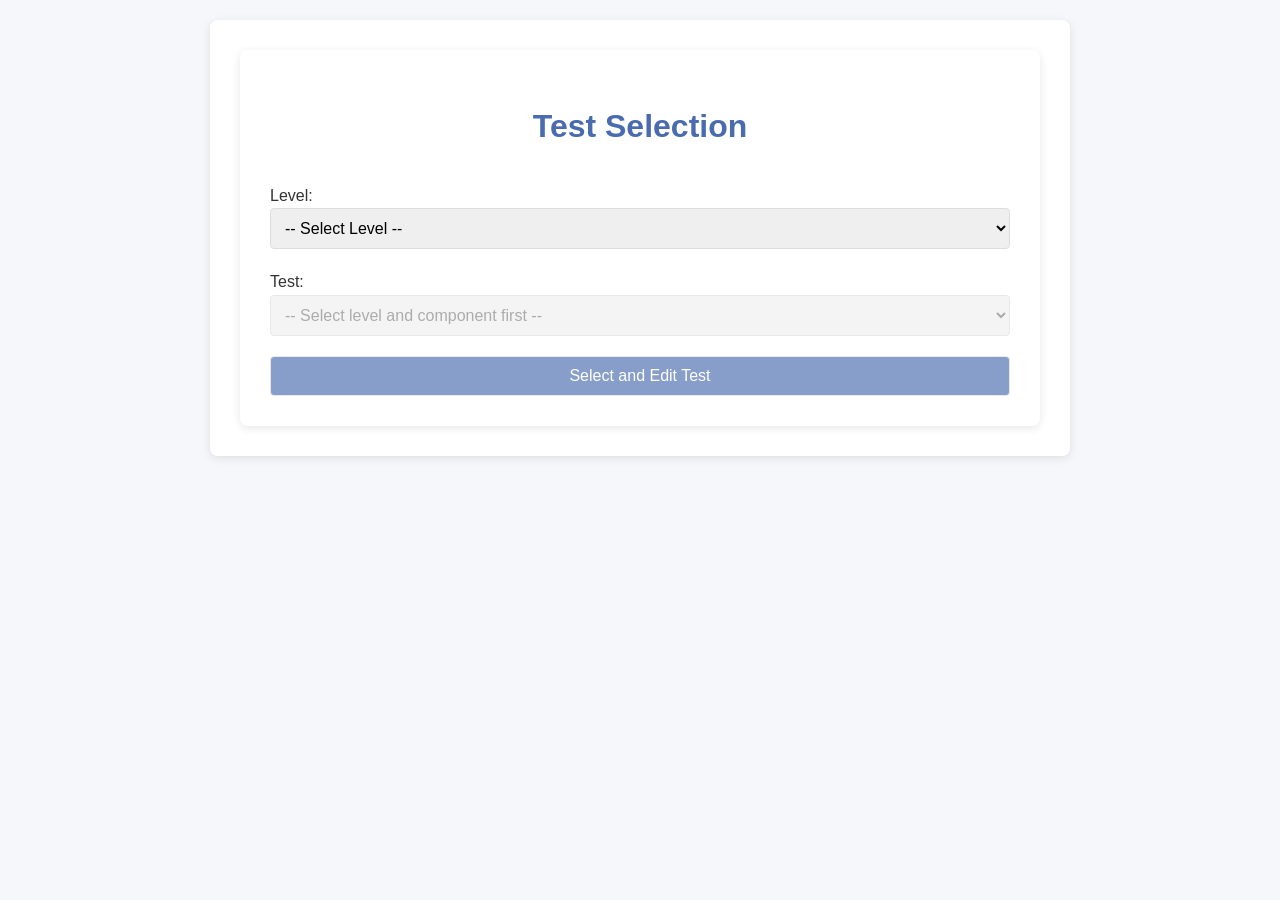
<file: src/index.html>
<!DOCTYPE html>
<html lang="en">
<head>
  <meta charset="UTF-8">
  <meta name="viewport" content="width=device-width, initial-scale=1.0">
  <title>English Test Editor</title>
  <link rel="stylesheet" href="css/platform-styles.css">
</head>
<body>
  <!-- Selection Dashboard -->
  <div id="selectionDashboard" class="selection-dashboard">
    <!-- This will be loaded dynamically based on user selection -->
  </div>

  <!-- Test Editor (hidden by default) -->
  <div id="testEditorContainer" class="test-editor hidden">
    <!-- Test editor content will go here -->
  </div>

  <!-- Scripts -->
  <script src="js/preview-handler.js"></script>
  <script src="js/selection-handler.js"></script>
</body>
</html>
</file>
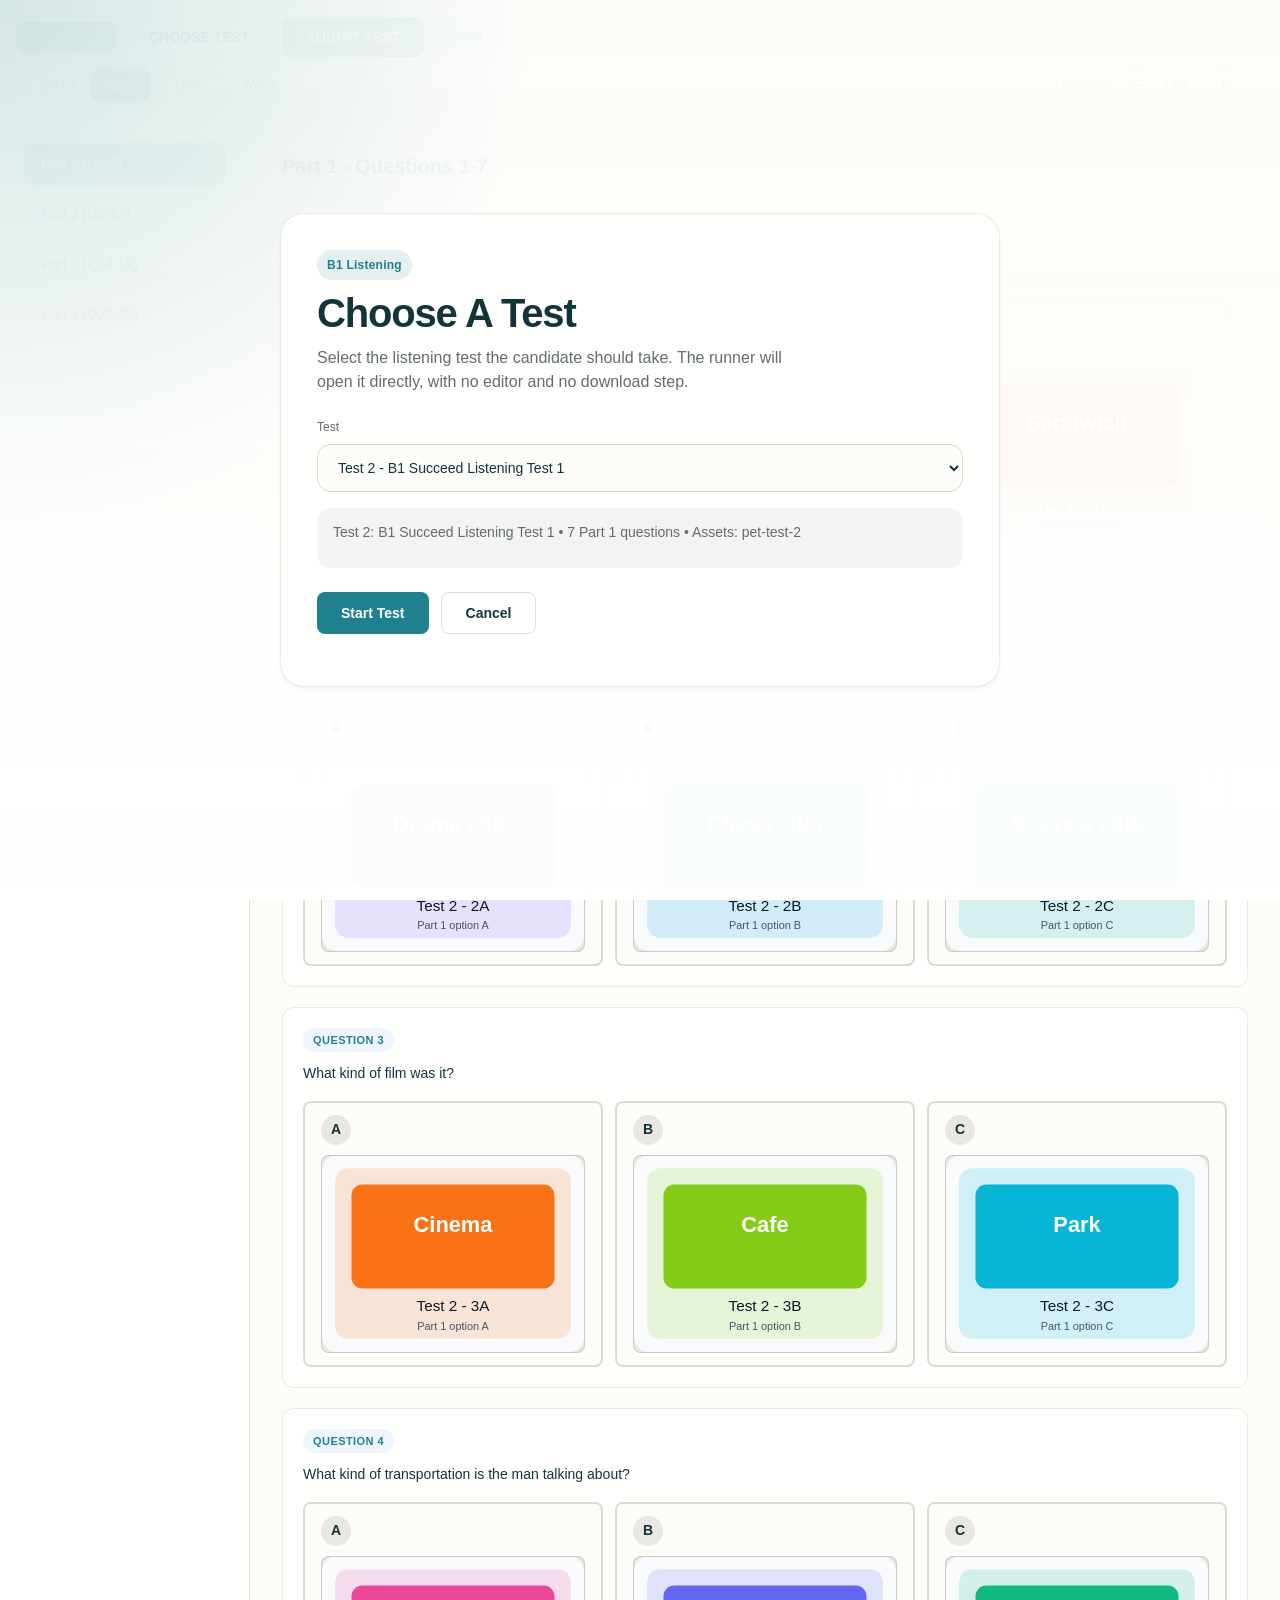
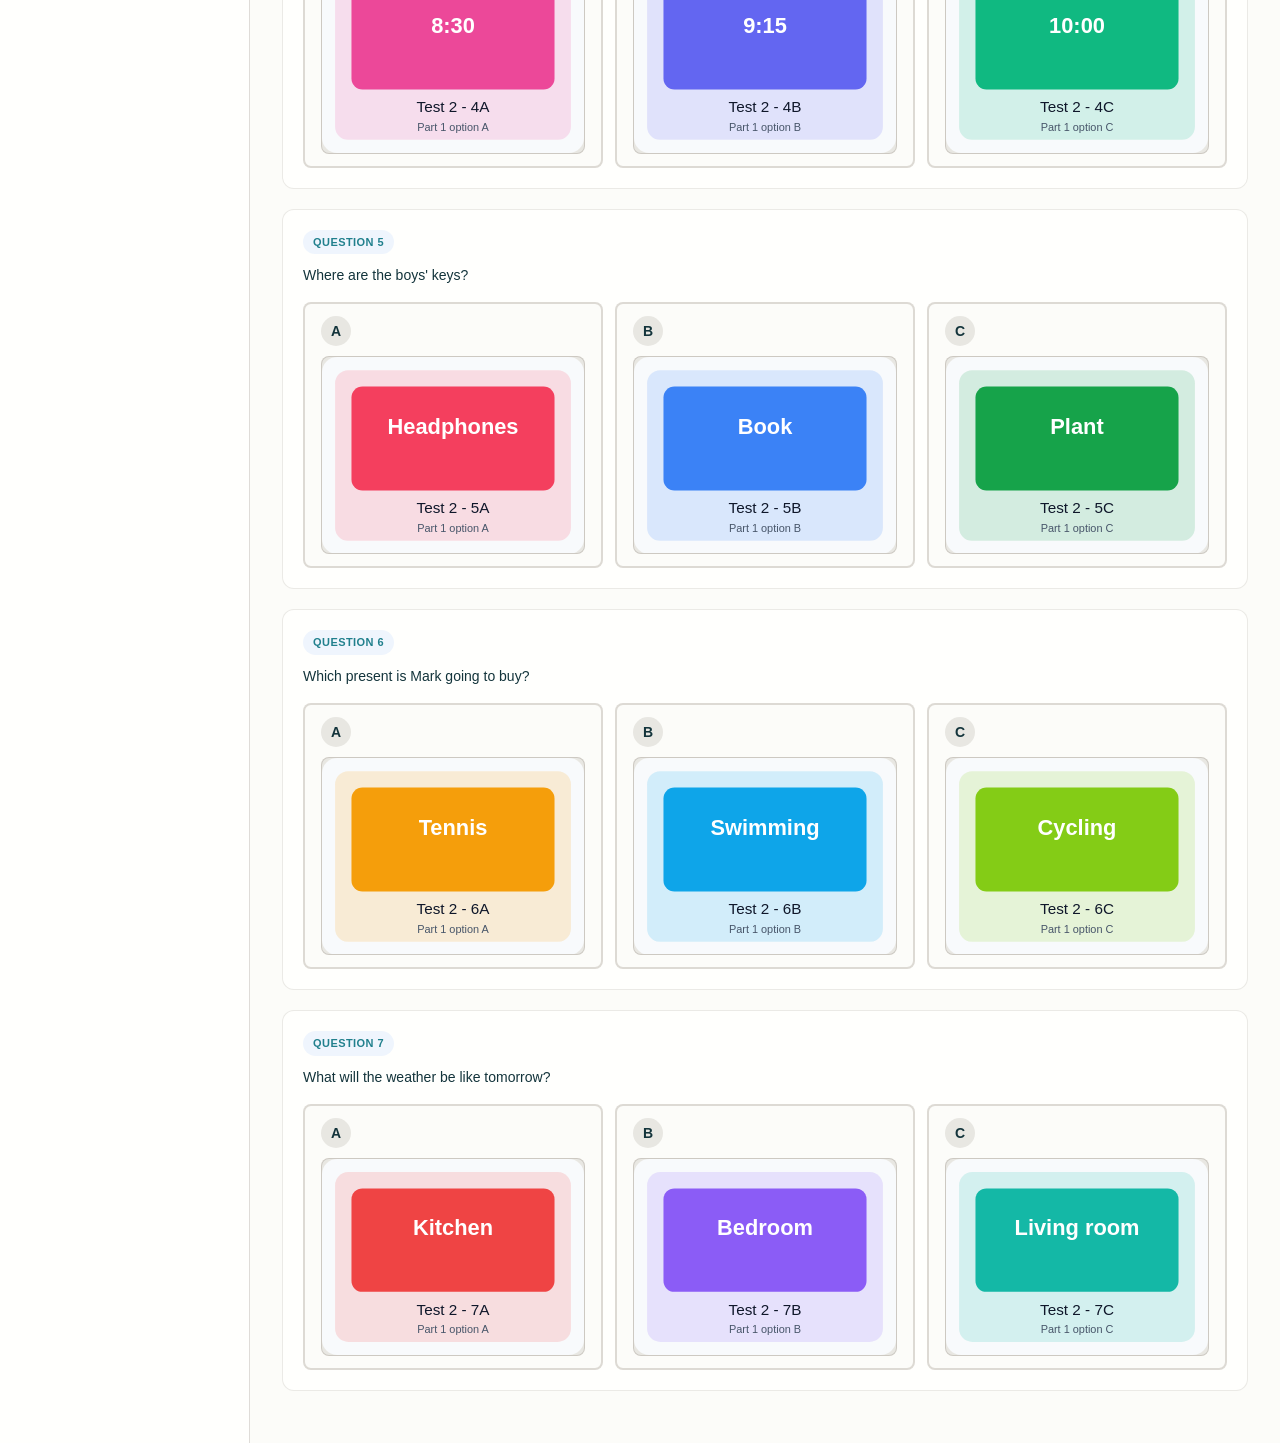
<file: exercise1.html>
<!DOCTYPE html>
<html lang="en">
<head>
  <meta charset="UTF-8">
  <meta name="viewport" content="width=device-width, initial-scale=1.0">
  <title>Cambridge English B1 Listening Test</title>
  <meta http-equiv="refresh" content="0; url=index.html">
  <link rel="canonical" href="index.html">
  <script>
    window.location.replace('index.html');
  </script>
</head>
<body>
  <p>This page has moved to <a href="index.html">index.html</a>.</p>
</body>
</html>
</file>
<file: src/css/platform-styles.css>
:root {
  /* Color variables (reusing from Citation 1) */
  --primary-color: #4a6baf;
  --secondary-color: #f8f9fa;
  --text-color: #333;
  --light-gray: #e9ecef;
  --dark-gray: #6c757d;
}

/* Base styles */
body {
  font-family: 'Segoe UI', Tahoma, Geneva, Verdana, sans-serif;
  line-height: 1.6;
  color: var(--text-color);
  background-color: #f5f7fa;
  margin: 0;
  padding: 20px;
}

/* Selection Dashboard */
.selection-dashboard {
  max-width: 800px;
  margin: 0 auto;
  background: white;
  padding: 30px;
  border-radius: 8px;
  box-shadow: 0 2px 10px rgba(0, 0, 0, 0.1);
}

.selection-dashboard h1 {
  color: var(--primary-color);
  margin-bottom: 30px;
  text-align: center;
}

.form-group {
  margin-bottom: 20px;
}

select, button {
  width: 100%;
  padding: 10px;
  border: 1px solid #ddd;
  border-radius: 4px;
  font-size: 16px;
}

select:disabled,
button:disabled {
  cursor: not-allowed;
  opacity: 0.65;
}

button {
  background-color: var(--primary-color);
  color: white;
  cursor: pointer;
  transition: background-color 0.3s;
}

button:hover {
  background-color: #3a5a9f;
}

/* Test Editor */
.test-editor {
  max-width: 1200px;
  margin: 0 auto;
  background: white;
  padding: 30px;
  border-radius: 8px;
  box-shadow: 0 2px 10px rgba(0, 0, 0, 0.1);
}

.test-editor h1 {
  color: var(--primary-color);
  margin-bottom: 30px;
  border-bottom: 2px solid var(--light-gray);
  padding-bottom: 10px;
}

#togglePreview {
  background-color: #6c757d;
  margin-bottom: 20px;
}

#togglePreview:hover {
  background-color: #5a6268;
}

.table-container {
  overflow-x: auto;
}

#questionsTable {
  width: 100%;
  border-collapse: collapse;
  margin-bottom: 20px;
}

#questionsTable th, #questionsTable td {
  padding: 12px 15px;
  text-align: left;
  border-bottom: 1px solid var(--light-gray);
}

#questionsTable th {
  background-color: var(--secondary-color);
  font-weight: bold;
}

#questionsTable tr:hover {
  background-color: rgba(74, 107, 175, 0.1);
}

.hidden {
  display: none !important;
}

.selection-empty-state {
  margin: 0.5rem 0 0;
  color: var(--dark-gray);
  font-size: 0.95rem;
}
</file>
